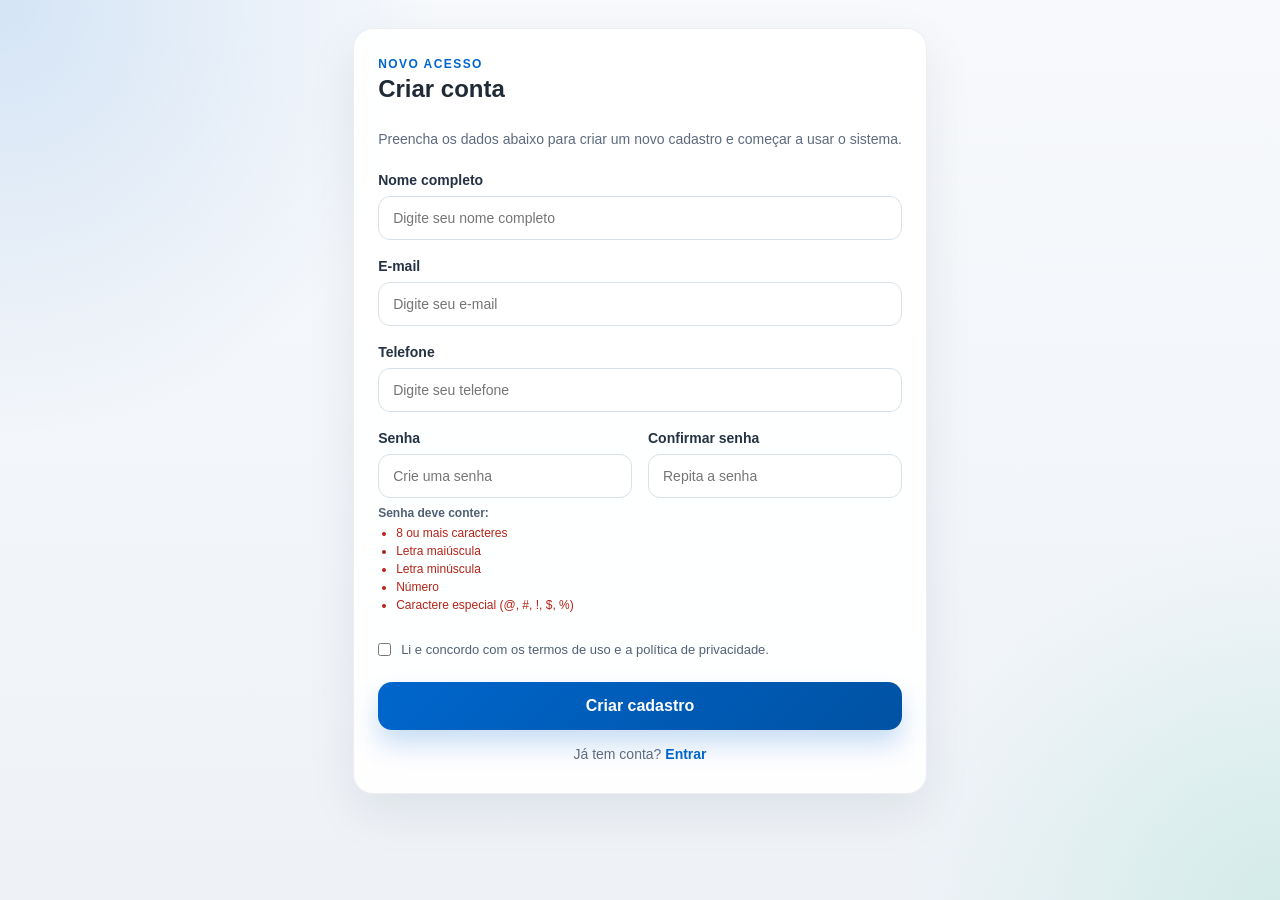
<file: index.html>
<!DOCTYPE html>
<html lang="pt-br">

<head>
    <meta charset="UTF-8">
    <meta name="viewport" content="width=device-width, initial-scale=1.0">
    <title>Cadastro de Usuário</title>
    <link rel="stylesheet" href="style.css">
</head>

<body>
    <main class="page-shell">
        <section class="profile-card cadastro-card" aria-labelledby="cadastro-title">
            <header class="profile-header">
                <div>
                    <p class="section-kicker">Novo acesso</p>
                    <h1 class="profile-title" id="cadastro-title">Criar conta</h1>
                </div>
            </header>

            <p class="cadastro-intro">
                Preencha os dados abaixo para criar um novo cadastro e começar a usar o sistema.
            </p>

            <form class="profile-form cadastro-form" id="cadastro-form" action="script/cadastro.php" method="post" onsubmit="return validarCadastro()">
                <div class="form-group">
                    <label for="nome-completo">Nome completo</label>
                    <input type="text" id="nome-completo" name="nome_completo" placeholder="Digite seu nome completo" required>
                </div>

                <div class="form-group">
                    <label for="email">E-mail</label>
                    <input type="email" id="email" name="email" placeholder="Digite seu e-mail" required>
                    <p id="email-error" class="field-error" aria-live="polite" hidden>Digite um e-mail válido.</p>
                </div>

                <!-- Campo 'usuario' removido conforme solicitado -->

                <div class="form-group">
                    <label for="telefone">Telefone</label>
                    <input type="tel" id="telefone" name="telefone" placeholder="Digite seu telefone">
                </div>

                <div class="form-grid">
                    <div class="form-group">
                        <label for="senha">Senha</label>
                        <input type="password" id="senha" name="senha" placeholder="Crie uma senha" required>
                        <div id="password-rules" class="password-rules">
                            <p>Senha deve conter:</p>
                            <ul>
                                <li id="rule-length">8 ou mais caracteres</li>
                                <li id="rule-upper">Letra maiúscula</li>
                                <li id="rule-lower">Letra minúscula</li>
                                <li id="rule-number">Número</li>
                                <li id="rule-special">Caractere especial (@, #, !, $, %)</li>
                            </ul>
                        </div>
                    </div>

                    <div class="form-group">
                        <label for="confirmar-senha">Confirmar senha</label>
                        <input type="password" id="confirmar-senha" name="confirmar_senha" placeholder="Repita a senha" required>
                        <p id="password-error" class="field-error" aria-live="polite" hidden>As senhas não coincidem.</p>
                    </div>
                </div>

                <div id="form-feedback" class="field-error" aria-live="polite" hidden></div>

                <label class="terms-check">
                    <input type="checkbox" name="termos" required>
                    <span>Li e concordo com os termos de uso e a política de privacidade.</span>
                </label>

                <button type="submit" class="btn-salvar">Criar cadastro</button>
                <p class="auth-link">
                    Já tem conta? <a href="html/login.html">Entrar</a>
                </p>
            </form>
        </section>
    </main>

    <script>
        const formFeedback = document.getElementById('form-feedback');
        const emailInput = document.getElementById('email');
        const emailError = document.getElementById('email-error');
        const senhaInput = document.getElementById('senha');
        const confirmarSenhaInput = document.getElementById('confirmar-senha');
        const passwordError = document.getElementById('password-error');
        const ruleLength = document.getElementById('rule-length');
        const ruleUpper = document.getElementById('rule-upper');
        const ruleLower = document.getElementById('rule-lower');
        const ruleNumber = document.getElementById('rule-number');
        const ruleSpecial = document.getElementById('rule-special');

        function setRuleState(element, isValid) {
            element.style.color = isValid ? '#166534' : '#b42318';
        }

        function getPasswordValidation(password) {
            return {
                length: password.length >= 8,
                upper: /[A-Z]/.test(password),
                lower: /[a-z]/.test(password),
                number: /\d/.test(password),
                special: /[@#!$%]/.test(password),
            };
        }

        function updatePasswordRules() {
            const status = getPasswordValidation(senhaInput.value);
            setRuleState(ruleLength, status.length);
            setRuleState(ruleUpper, status.upper);
            setRuleState(ruleLower, status.lower);
            setRuleState(ruleNumber, status.number);
            setRuleState(ruleSpecial, status.special);
        }

        function showFormFeedback(message) {
            formFeedback.textContent = message;
            formFeedback.hidden = false;
        }

        function clearFormFeedback() {
            formFeedback.textContent = '';
            formFeedback.hidden = true;
        }

        function validarCadastro() {
            const senha = senhaInput.value;
            const confirmarSenha = confirmarSenhaInput.value;
            const emailValido = emailInput.checkValidity();
            const passwordStatus = getPasswordValidation(senha);
            const senhaValida = Object.values(passwordStatus).every(Boolean);

            emailError.hidden = emailValido;
            if (!emailValido) {
                emailError.textContent = 'Informe um e-mail válido.';
                emailInput.focus();
                return false;
            }

            if (!senhaValida) {
                showFormFeedback('A senha deve ter pelo menos 8 caracteres, incluindo letra maiúscula, minúscula, número e caractere especial (@, #, !, $, %).');
                senhaInput.focus();
                return false;
            }

            if (senha !== confirmarSenha) {
                passwordError.hidden = false;
                confirmarSenhaInput.focus();
                return false;
            }

            passwordError.hidden = true;
            clearFormFeedback();
            return true;
        }

        function renderServerErrorFromQuery() {
            const params = new URLSearchParams(window.location.search);
            const errorMessage = params.get('error');

            if (errorMessage) {
                showFormFeedback(errorMessage);
            }
        }

        emailInput.addEventListener('input', () => {
            const valid = emailInput.checkValidity();
            emailError.hidden = valid;
            if (!valid) {
                emailError.textContent = 'Digite um e-mail válido.';
            }
        });

        senhaInput.addEventListener('input', () => {
            updatePasswordRules();
            passwordError.hidden = true;
            clearFormFeedback();
        });

        confirmarSenhaInput.addEventListener('input', () => {
            passwordError.hidden = confirmarSenhaInput.value === senhaInput.value;
        });

        document.addEventListener('DOMContentLoaded', () => {
            updatePasswordRules();
            renderServerErrorFromQuery();
        });
    </script>
</body>

</html>
</file>
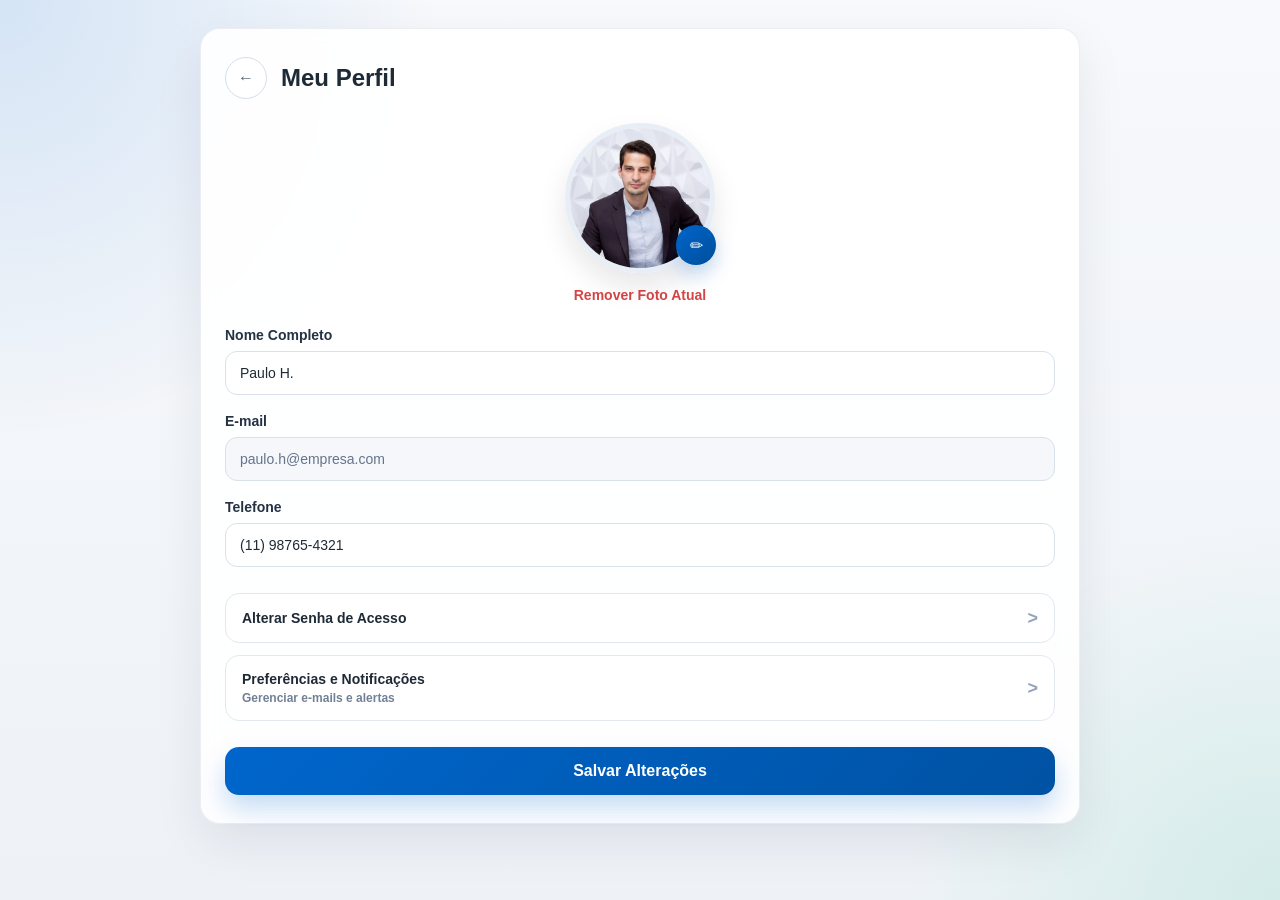
<file: definitivo/index.html>
<!DOCTYPE html>
<html lang="pt-br">

<head>
    <meta charset="UTF-8">
    <meta name="viewport" content="width=device-width, initial-scale=1.0">
    <title>Perfil de Usuário</title>
    <link rel="stylesheet" href="style.css">
</head>

<body>
    <main class="page-shell">
        <section class="profile-card" aria-labelledby="perfil-title">
            <header class="profile-header">
                <button class="btn-voltar" type="button" aria-label="Voltar">←</button>
                <h1 class="profile-title" id="perfil-title">Meu Perfil</h1>
            </header>

            <div class="profile-photo-container">
                <img src="../proto/img/image.png" alt="Foto de Perfil" class="profile-photo">
                <button class="edit-photo-btn" type="button" aria-label="Editar foto">✏</button>
            </div>

            <p class="remove-photo-text">Remover Foto Atual</p>

            <form class="profile-form" action="#" method="post">
                <div class="form-group">
                    <label for="nome">Nome Completo</label>
                    <input type="text" id="nome" name="nome" value="Paulo H." placeholder="Digite seu nome completo">
                </div>

                <div class="form-group">
                    <label for="email">E-mail</label>
                    <input type="email" id="email" name="email" value="paulo.h@empresa.com" placeholder="Digite seu e-mail" readonly>
                </div>

                <div class="form-group">
                    <label for="telefone">Telefone</label>
                    <input type="tel" id="telefone" name="telefone" value="(11) 98765-4321" placeholder="Digite seu telefone">
                </div>

                <div class="options-container" aria-label="Opções do perfil" href="/">
                    <a class="option-btn" href="./html/alteracao-senha.html">
                        <div class="option-content">
                            <span class="option-title">Alterar Senha de Acesso</span>
                        </div>
                        <span class="arrow">&gt;</span>
                    </a>

                    <a class="option-btn" href="./html/preferencias-notificacoes.html">
                        <div class="option-content">
                            <span class="option-title">Preferências e Notificações</span>
                            <p class="testezin">Gerenciar e-mails e alertas</p>
                        </div>
                        <span class="arrow">&gt;</span>
                    </a>
                </div>

                <button type="submit" class="btn-salvar">Salvar Alterações</button>
            </form>
        </section>
    </main>

</body>

</html>
</file>
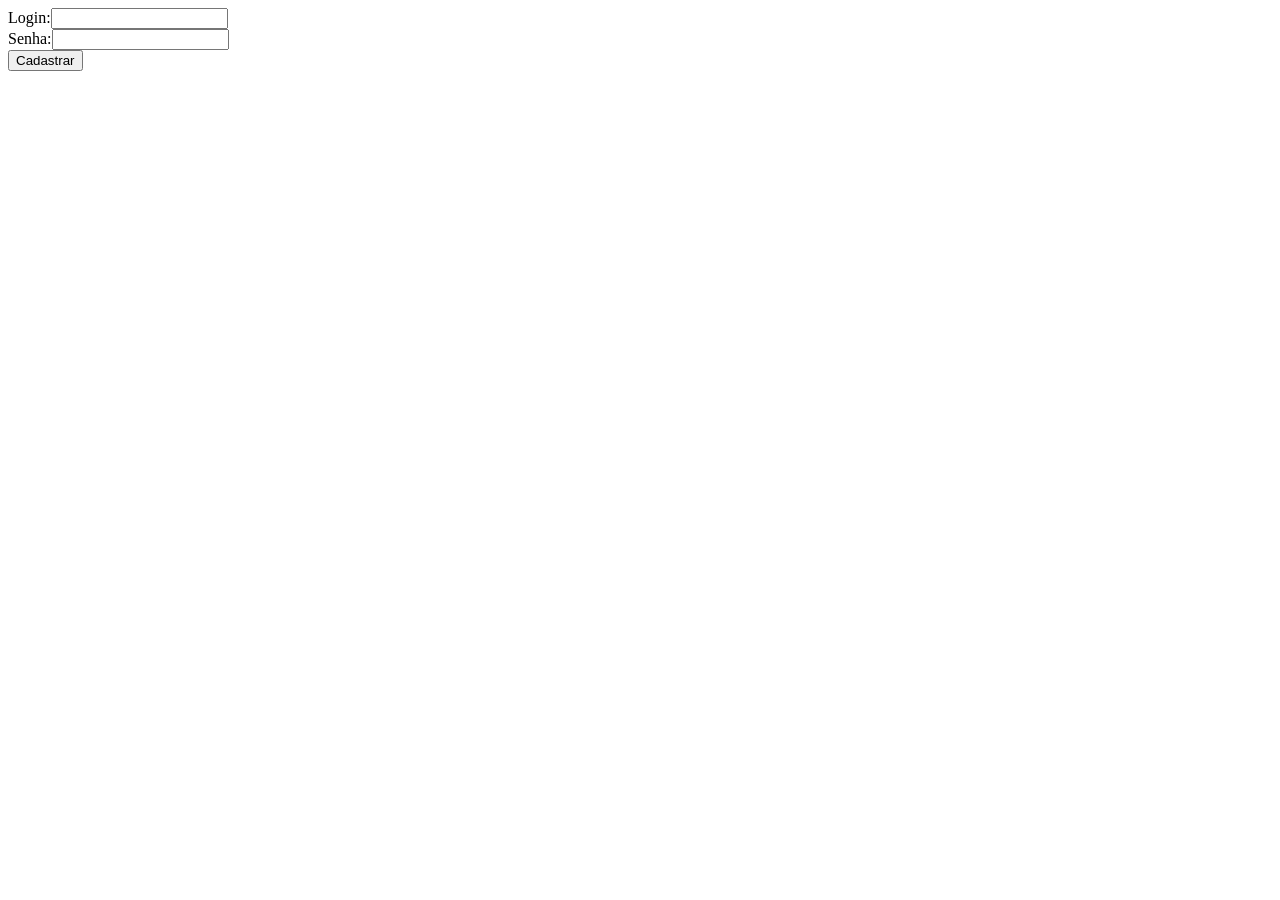
<file: exemplos/index.html>
<html>
<head>
<title> Cadastro de Usuário </title>
</head>
<body>
<form method="POST" action="cadastro.php">
<label>Login:</label><input type="text" name="login" id="login"><br>
<label>Senha:</label><input type="password" name="senha" id="senha"><br>
<input type="submit" value="Cadastrar" id="cadastrar" name="cadastrar">
</form>
</body>
</html>
</file>
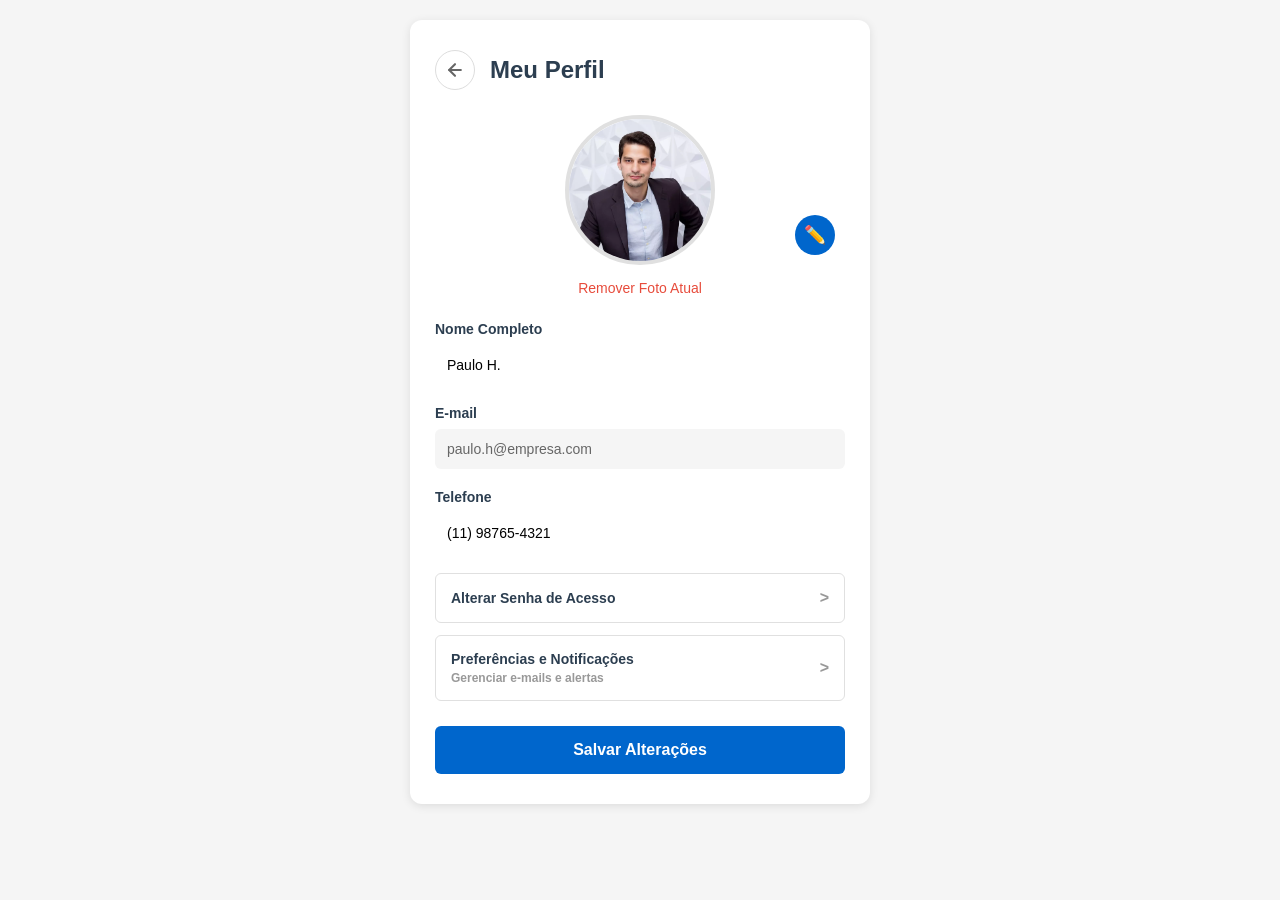
<file: proto/index.html>
<!DOCTYPE html>
<html lang="pt-br">

<head>
    <!-- Define a codificação UTF-8 para suportar caracteres especiais -->
    <meta charset="UTF-8">
    <!-- Define a escala da página para dispositivos móveis -->
    <meta name="viewport" content="width=device-width, initial-scale=1.0">
    <!-- Define o título da página (aparece na aba do navegador) -->
    <title>Meu Perfil</title>
    <!-- Importa o arquivo de estilos CSS -->
    <link rel="stylesheet" href="style.css">
</head>

<body>
    <!-- Container principal que engloba toda a página -->
    <div class="container">
        <!-- Container do perfil -->
        <div class="profile-container">
            <!-- Header com botão de voltar e título -->
            <div class="profile-header">
                <!-- Botão de voltar no topo -->
                <button class="btn-voltar" onclick="window.history.back()">
                    <svg width="20" height="20" viewBox="0 0 24 24" fill="none" stroke="currentColor" stroke-width="2.5" stroke-linecap="round" stroke-linejoin="round">
                        <line x1="19" y1="12" x2="5" y2="12"></line>
                        <polyline points="12 19 5 12 12 5"></polyline>
                    </svg>
                </button>
                <!-- Título "Meu Perfil" -->
                <h1 class="profile-title">Meu Perfil</h1>
            </div>

            <!-- Container da foto de perfil -->
            <div class="profile-photo-container">
                <!-- Imagem de perfil do usuário -->
                <img src="img/image.png" alt="Foto de Perfil" class="profile-photo">
                <!-- Ícone de edição sobreposto na foto -->
                <button class="edit-photo-btn" onclick="editPhoto()">✏️</button>
            </div>

            <!-- Texto para remover a foto atual (em vermelho) -->
            <p class="remove-photo-text" onclick="removePhoto()">Remover Foto Atual</p>

            <!-- Formulário com os dados do perfil -->
            <form class="profile-form">
                <!-- Seção do Nome Completo -->
                <div class="form-group">
                    <!-- Label para o campo de nome -->
                    <label for="nome">Nome Completo</label>
                    <!-- Input de texto para o nome (com valor padrão) -->
                    <input type="text" id="nome" name="nome" value="Paulo H." placeholder="Digite seu nome completo">
                </div>

                <!-- Seção do E-mail -->
                <div class="form-group">
                    <!-- Label para o campo de e-mail -->
                    <label for="email">E-mail</label>
                    <!-- Input de e-mail para o endereço (com valor padrão) - inEditavel -->
                    <input type="email" id="email" name="email" value="paulo.h@empresa.com" placeholder="Digite seu e-mail" readonly>
                </div>

                <!-- Seção do Telefone -->
                <div class="form-group">
                    <!-- Label para o campo de telefone -->
                    <label for="telefone">Telefone</label>
                    <!-- Input de telefone para o número (com valor padrão) -->
                    <input type="tel" id="telefone" name="telefone" value="(11) 98765-4321" placeholder="Digite seu telefone">
                </div>

                <!-- Container dos botões de opções -->
                <div class="options-container">
                    <!-- Botão para alterar a senha (com seta indicadora) -->
                    <button type="button" class="option-btn" onclick="alterarSenha()">
                        <div class="option-content">
                            <span class="option-title">Alterar Senha de Acesso</span>
                        </div>
                        <span class="arrow">></span>
                    </button>
                    <!-- Botão para preferências e notificações (com seta indicadora) -->
                    <button type="button" class="option-btn" onclick="abrirPreferencias()">
                        <div class="option-content">
                            <span class="option-title">Preferências e Notificações</span>
                            <p class="testezin">Gerenciar e-mails e alertas</p>
                        </div>
                        <span class="arrow">></span>
                    </button>
                </div>

                <!-- Botão principal para salvar as alterações -->
                <button type="submit" class="btn-salvar" onclick="salvarAlteracoes()">Salvar Alterações</button>
            </form>
        </div>

        <!-- Container de Preferências e Notificações (inicialmente oculto) -->
        <div class="profile-container" id="preferences-container" style="display: none;">
            <!-- Header com botão de voltar e título -->
            <div class="profile-header">
                <!-- Botão de voltar -->
                <button class="btn-voltar" onclick="voltarDoPreferencias()">
                    <svg width="20" height="20" viewBox="0 0 24 24" fill="none" stroke="currentColor" stroke-width="2.5" stroke-linecap="round" stroke-linejoin="round">
                        <line x1="19" y1="12" x2="5" y2="12"></line>
                        <polyline points="12 19 5 12 12 5"></polyline>
                    </svg>
                </button>
                <!-- Título "Preferências e Notificações" -->
                <h1 class="profile-title">Preferências e Notificações</h1>
            </div>

            <!-- Container das opções de notificações -->
            <div class="preferences-list">
                <!-- Opção 1: Alertas do Sistema -->
                <div class="preference-item">
                    <div class="preference-content">
                        <h3 class="preference-title">Alertas do Sistema</h3>
                        <p class="preference-description">Receba notificações sobre atividades importantes na sua conta.</p>
                    </div>
                    <label class="toggle-switch">
                        <input type="checkbox" class="toggle-input" checked>
                        <span class="toggle-slider"></span>
                    </label>
                </div>

                <!-- Opção 2: E-mails de Segurança -->
                <div class="preference-item">
                    <div class="preference-content">
                        <h3 class="preference-title">E-mails de Segurança</h3>
                        <p class="preference-description">Seja avisado sobre novas tentativas de login e alterações de senha.</p>
                    </div>
                    <label class="toggle-switch">
                        <input type="checkbox" class="toggle-input" checked disabled>
                        <span class="toggle-slider"></span>
                    </label>
                </div>

                <!-- Opção 3: Novidades e Ofertas (E-mail) -->
                <div class="preference-item">
                    <div class="preference-content">
                        <h3 class="preference-title">Novidades e Ofertas (E-mail)</h3>
                        <p class="preference-description">Fique por dentro de novas funcionalidades, dicas e promoções especiais.</p>
                    </div>
                    <label class="toggle-switch">
                        <input type="checkbox" class="toggle-input">
                        <span class="toggle-slider"></span>
                    </label>
                </div>

                <!-- Opção 4: Pesquisas de Opinião -->
                <div class="preference-item">
                    <div class="preference-content">
                        <h3 class="preference-title">Pesquisas de Opinião</h3>
                        <p class="preference-description">Queremos ouvir você. Enviaremos convites ocasionais para avaliar nossos serviços.</p>
                    </div>
                    <label class="toggle-switch">
                        <input type="checkbox" class="toggle-input">
                        <span class="toggle-slider"></span>
                    </label>
                </div>
            </div>

            <!-- Mensagem de salva automática -->
            <p class="auto-save-message">Suas alterações são salvas automaticamente ao integrar com os interruptores.</p>
        </div>
    </div>

    <!-- Importa o arquivo de JavaScript -->
    <script src="script.js"></script>
</body>

</html>
</file>
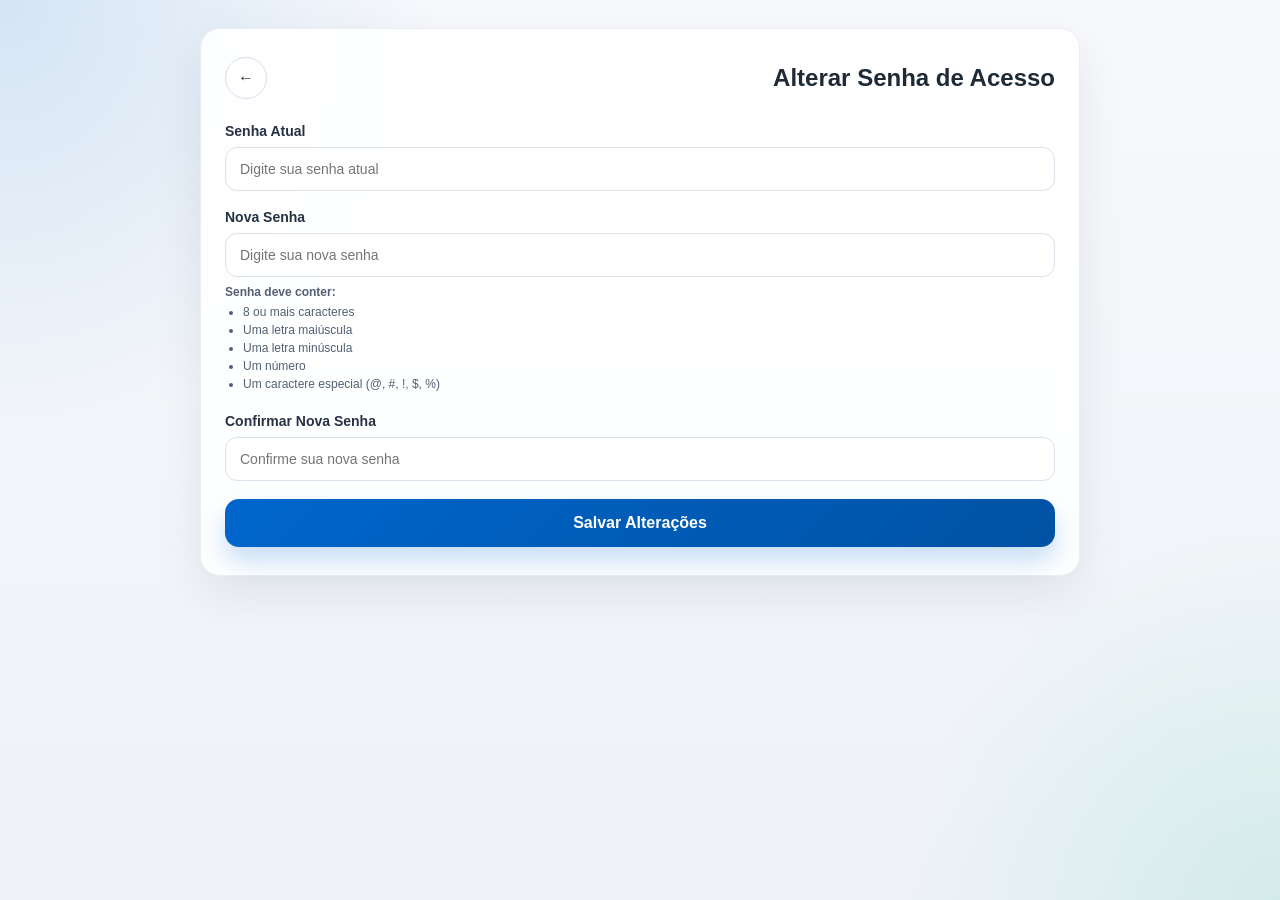
<file: html/alteracao-senha.html>
<!DOCTYPE html>
<html lang="pt-br">

<head>
    <meta charset="UTF-8">
    <meta name="viewport" content="width=device-width, initial-scale=1.0">
    <title>Alterar Senha</title>
    <link rel="stylesheet" href="../style.css">
</head>

<body>
    <main class="page-shell">
        <section class="profile-card" aria-labelledby="alteracao-senha-title">
            <header class="profile-header">
                <a class="btn-voltar btn-voltar-link" href="gestao-de-perfil.html" aria-label="Voltar">←</a>
                <h1 class="profile-title" id="alteracao-senha-title">Alterar Senha de Acesso</h1>
            </header>

            <form method="post" action="../script/alteracao-senha.php" id="changePasswordForm">
                <div class="form-group">
                    <label for="current-password">Senha Atual</label>
                    <input type="password" id="current-password" name="current-password" placeholder="Digite sua senha atual" required>
                </div>
                <div class="form-group">
                    <label for="new-password">Nova Senha</label>
                    <input type="password" id="new-password" name="new-password" placeholder="Digite sua nova senha" required>
                    <div id="password-rules" class="password-rules">
                        <p>Senha deve conter:</p>
                        <ul>
                            <li id="rule-length">8 ou mais caracteres</li>
                            <li id="rule-upper">Uma letra maiúscula</li>
                            <li id="rule-lower">Uma letra minúscula</li>
                            <li id="rule-number">Um número</li>
                            <li id="rule-special">Um caractere especial (@, #, !, $, %)</li>
                        </ul>
                    </div>
                </div>
                <div class="form-group">
                    <label for="confirm-new-password">Confirmar Nova Senha</label>
                    <input type="password" id="confirm-new-password" name="confirm-new-password" placeholder="Confirme sua nova senha" required>
                    <p id="password-error" style="color: #e74c3c; font-size: 0.9em; margin-top: 5px; display: none;">As senhas não coincidem</p>
                </div>
                <div id="password-update-error" class="field-error" style="display:none; margin-bottom: 12px;"></div>
                <button type="submit" class="btn-salvar" disabled>Salvar Alterações</button>
                <p id="password-save-feedback" class="save-feedback" style="display:none;"></p>
            </form>
        </section>
    </main>

    <script>
        const currentPasswordInput = document.getElementById('current-password');
        const newPasswordInput = document.getElementById('new-password');
        const confirmPasswordInput = document.getElementById('confirm-new-password');
        const submitButton = document.querySelector('.btn-salvar');
        const passwordError = document.getElementById('password-error');
        const passwordUpdateError = document.getElementById('password-update-error');
        const changePasswordForm = document.getElementById('changePasswordForm');
        const saveFeedback = document.getElementById('password-save-feedback');
        const ruleLength = document.getElementById('rule-length');
        const ruleUpper = document.getElementById('rule-upper');
        const ruleLower = document.getElementById('rule-lower');
        const ruleNumber = document.getElementById('rule-number');
        const ruleSpecial = document.getElementById('rule-special');

        function setRuleState(element, isValid) {
            element.style.color = isValid ? '#166534' : '#b42318';
        }

        function getPasswordValidation(password) {
            return {
                length: password.length >= 8,
                upper: /[A-Z]/.test(password),
                lower: /[a-z]/.test(password),
                number: /\d/.test(password),
                special: /[@#!$%]/.test(password),
            };
        }

        function updatePasswordRules() {
            const status = getPasswordValidation(newPasswordInput.value);
            setRuleState(ruleLength, status.length);
            setRuleState(ruleUpper, status.upper);
            setRuleState(ruleLower, status.lower);
            setRuleState(ruleNumber, status.number);
            setRuleState(ruleSpecial, status.special);
        }

        function resetFeedback() {
            passwordError.style.display = 'none';
            passwordUpdateError.style.display = 'none';
            saveFeedback.style.display = 'none';
        }

        function canSubmit() {
            const currentPassword = currentPasswordInput.value;
            const newPassword = newPasswordInput.value;
            const confirmPassword = confirmPasswordInput.value;
            const passwordStatus = getPasswordValidation(newPassword);
            const allRulesValid = Object.values(passwordStatus).every(Boolean);

            if (!currentPassword || !newPassword || !confirmPassword) {
                return false;
            }

            if (newPassword !== confirmPassword) {
                return false;
            }

            if (newPassword === currentPassword) {
                return false;
            }

            return allRulesValid;
        }

        function validateForm() {
            const currentPassword = currentPasswordInput.value;
            const newPassword = newPasswordInput.value;
            const confirmPassword = confirmPasswordInput.value;
            const passwordStatus = getPasswordValidation(newPassword);
            const allRulesValid = Object.values(passwordStatus).every(Boolean);

            updatePasswordRules();
            resetFeedback();

            if (confirmPassword && newPassword !== confirmPassword) {
                passwordError.style.display = 'block';
            }

            if (newPassword && newPassword === currentPassword) {
                passwordUpdateError.textContent = 'A nova senha não pode ser igual à senha atual.';
                passwordUpdateError.style.display = 'block';
            }

            submitButton.disabled = !canSubmit();
        }

        newPasswordInput.addEventListener('input', validateForm);
        confirmPasswordInput.addEventListener('input', validateForm);
        currentPasswordInput.addEventListener('input', validateForm);

        if (changePasswordForm) {
            changePasswordForm.addEventListener('submit', async (event) => {
                event.preventDefault();
                resetFeedback();

                const formData = new URLSearchParams();
                formData.set('current-password', currentPasswordInput.value);
                formData.set('new-password', newPasswordInput.value);
                formData.set('confirm-new-password', confirmPasswordInput.value);

                try {
                    const response = await fetch('../script/alteracao-senha.php', {
                        method: 'POST',
                        headers: {
                            'Content-Type': 'application/x-www-form-urlencoded;charset=UTF-8',
                        },
                        body: formData.toString(),
                    });

                    const result = await response.json();

                    if (!response.ok || !result.success) {
                        throw new Error(result.message || 'Não foi possível alterar a senha.');
                    }

                    if (saveFeedback) {
                        saveFeedback.textContent = result.message || 'Senha alterada com sucesso!';
                        saveFeedback.style.display = 'block';
                        saveFeedback.classList.remove('is-error');
                        saveFeedback.classList.add('is-success');
                    }

                    changePasswordForm.reset();
                    submitButton.disabled = true;
                    updatePasswordRules();
                } catch (error) {
                    if (saveFeedback) {
                        saveFeedback.textContent = error.message || 'Erro ao alterar a senha.';
                        saveFeedback.style.display = 'block';
                        saveFeedback.classList.remove('is-success');
                        saveFeedback.classList.add('is-error');
                    }
                }
            });
        }
    </script>
</body>

</html>
</file>
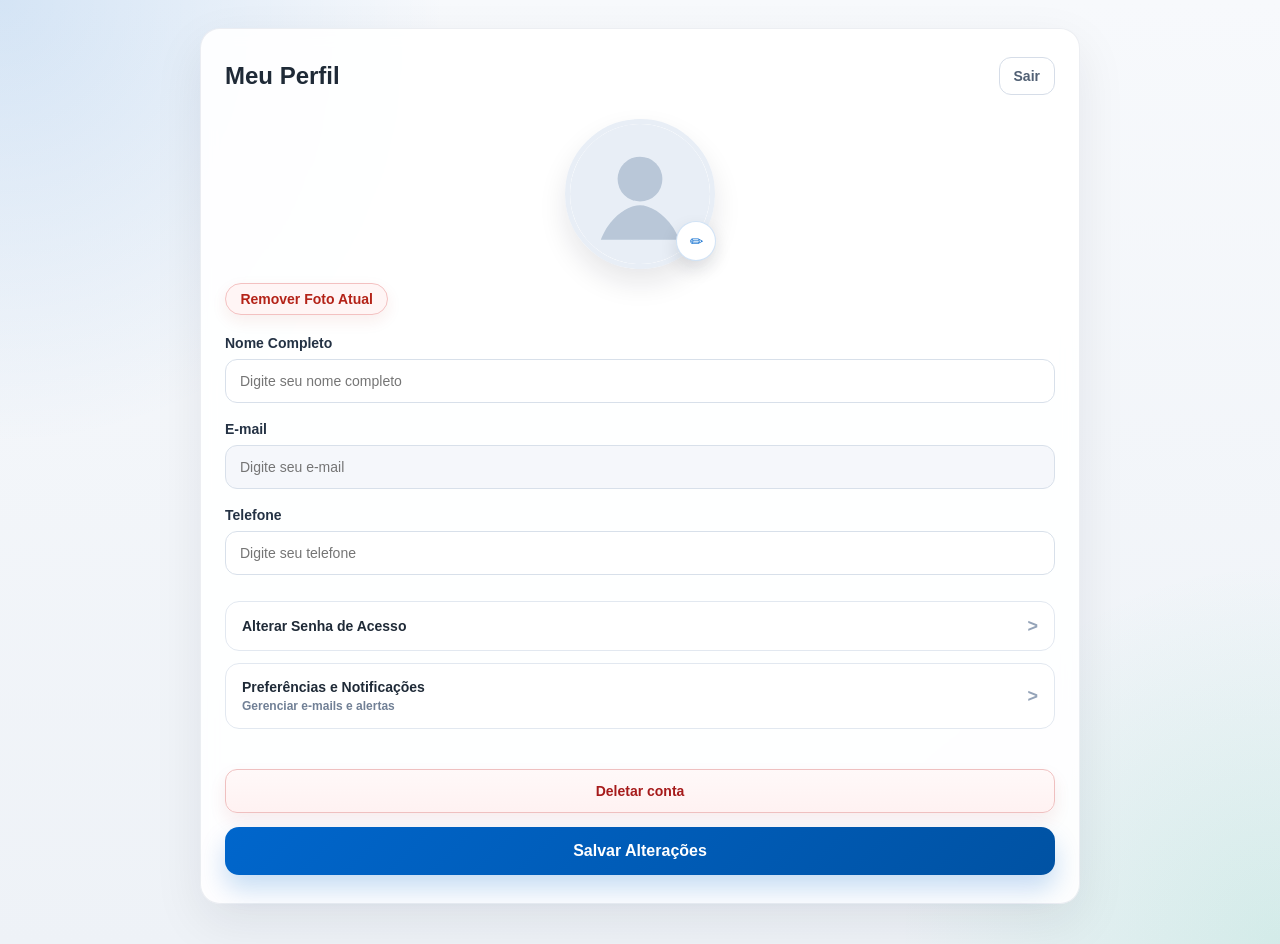
<file: html/gestao-de-perfil.html>
<!DOCTYPE html>
<html lang="pt-br">

<head>
    <meta charset="UTF-8">
    <meta name="viewport" content="width=device-width, initial-scale=1.0">
    <title>Gestão de Perfil de Usuário</title>
    <link rel="stylesheet" href="../style.css">
</head>

<body>
    <main class="page-shell">
        <section class="profile-card" aria-labelledby="perfil-title">
            <header class="profile-header">
                <h1 class="profile-title" id="perfil-title">Meu Perfil</h1>
                <button class="btn-logout" type="button" id="logoutBtn">Sair</button>
            </header>

            <div class="profile-photo-container">
                <img src="" alt="Foto de Perfil" class="profile-photo" id="profilePhoto">
                <button class="edit-photo-btn" type="button" aria-label="Editar foto" id="editPhotoBtn">✏</button>
                <input type="file" id="photoInput" accept="image/*" hidden>
            </div>

            <button class="remove-photo-text" type="button" id="removePhotoBtn">Remover Foto Atual</button>

            <form class="profile-form" id="profileForm" action="#" method="post">
                <div class="form-group">
                    <label for="nome">Nome Completo</label>
                    <input type="text" id="nome" name="nome" value="" placeholder="Digite seu nome completo">
                </div>

                <div class="form-group">
                    <label for="email">E-mail</label>
                    <input type="email" id="email" name="email" value="" placeholder="Digite seu e-mail" readonly>
                </div>

                <div class="form-group">
                    <label for="telefone">Telefone</label>
                    <input type="tel" id="telefone" name="telefone" value="" placeholder="Digite seu telefone">
                </div>

                <div class="options-container" aria-label="Opções do perfil" href="/">
                    <a class="option-btn" href="alteracao-senha.html">
                        <div class="option-content">
                            <span class="option-title">Alterar Senha de Acesso</span>
                        </div>
                        <span class="arrow">&gt;</span>
                    </a>

                    <a class="option-btn" action="../script/preferencia/busca-preferencia.php" href="preferencias-notificacoes.html">
                        <div class="option-content">
                            <span class="option-title">Preferências e Notificações</span>
                            <p class="testezin">Gerenciar e-mails e alertas</p>
                        </div>
                        <span class="arrow">&gt;</span>
                    </a>
                </div>

                <button type="button" class="btn-delete-account" id="deleteAccountBtn">Deletar conta</button>

                <button type="submit" class="btn-salvar">Salvar Alterações</button>
            </form>
        </section>
    </main>

    <script>
        const defaultPhoto = 'data:image/svg+xml;utf8,<svg xmlns="http://www.w3.org/2000/svg" width="300" height="300" viewBox="0 0 300 300"><rect width="300" height="300" rx="150" fill="%23e8eef6"/><circle cx="150" cy="118" r="48" fill="%23b9c7d8"/><path d="M66 248c18-48 58-74 84-74s66 26 84 74" fill="%23b9c7d8"/></svg>';
        let currentAvatarUrl = defaultPhoto;

        const photoElement = document.getElementById('profilePhoto');
        const photoInput = document.getElementById('photoInput');
        const editPhotoBtn = document.getElementById('editPhotoBtn');
        const removePhotoBtn = document.getElementById('removePhotoBtn');
        const deleteAccountBtn = document.getElementById('deleteAccountBtn');
        const logoutBtn = document.getElementById('logoutBtn');
        const profileForm = document.getElementById('profileForm');
        const profileCard = document.querySelector('.profile-card');
        let currentUserId = 0;

        const openPhotoPicker = () => {
            if (photoInput) {
                photoInput.click();
            }
        };

        const setPhoto = (src) => {
            if (photoElement) {
                photoElement.src = src || defaultPhoto;
                currentAvatarUrl = src || defaultPhoto;
            }
        };

        const uploadPhoto = async (file) => {
            const formData = new FormData();
            formData.append('avatar', file);

            const response = await fetch('../script/atualizar-avatar.php', {
                method: 'POST',
                body: formData,
            });

            if (!response.ok) {
                let errorMessage = 'Falha ao enviar a imagem.';

                try {
                    const errorPayload = await response.json();
                    errorMessage = errorPayload.message || errorMessage;
                } catch (parseError) {
                    const fallbackText = await response.text();
                    if (fallbackText) {
                        errorMessage = fallbackText;
                    }
                }

                throw new Error(errorMessage);
            }

            const result = await response.json();

            if (!result.success) {
                throw new Error(result.message || 'Falha ao salvar a imagem.');
            }

            return result.avatar_url;
        };

        const removePhoto = () => {
            const confirmacao = confirm('Tem certeza que deseja remover a foto?');

            if (!confirmacao) {
                return;
            }

            fetch('../script/atualizar-avatar.php', {
                method: 'POST',
                headers: {
                    'Content-Type': 'application/x-www-form-urlencoded;charset=UTF-8',
                },
                body: 'clear=1',
            })
                .then((response) => {
                    if (!response.ok) {
                        throw new Error('Nao foi possivel remover a foto.');
                    }

                    return response.json();
                })
                .then(() => {
                    setPhoto(defaultPhoto);
                })
                .catch((error) => {
                    console.error('Erro ao remover foto:', error);
                    alert('Erro ao remover a foto.');
                });
        };

        const deleteAccount = async () => {
            const confirmacao = confirm('Tem certeza que deseja deletar sua conta? Esta ação nao pode ser desfeita.');

            if (!confirmacao) {
                return;
            }

            try {
                const response = await fetch('../script/excluir-conta.php', {
                    method: 'POST'
                });

                if (!response.ok) {
                    alert('Nao foi possivel deletar a conta.');
                    return;
                }

                alert('Conta deletada com sucesso!');
                window.location.href = '../index.html';
            } catch (error) {
                console.error('Erro ao deletar conta:', error);
                alert('Erro ao deletar a conta.');
            }
        };

        const logout = async () => {
            try {
                const response = await fetch('../script/logout.php', {
                    method: 'POST'
                });

                const result = await response.json();

                if (!response.ok || !result.success) {
                    alert(result.message || 'Nao foi possivel sair.');
                    return;
                }

                window.location.href = result.redirect || '../html/login.html';
            } catch (error) {
                console.error('Erro ao fazer logout:', error);
                alert('Erro ao sair da conta.');
            }
        };

        const showSaveFeedback = (message, isError = false) => {
            if (!profileCard) {
                return;
            }

            let feedback = profileCard.querySelector('.save-feedback');

            if (!feedback) {
                feedback = document.createElement('p');
                feedback.className = 'save-feedback';
                profileCard.appendChild(feedback);
            }

            feedback.textContent = message;
            feedback.classList.toggle('is-error', isError);
            feedback.classList.toggle('is-success', !isError);
        };

        document.addEventListener('DOMContentLoaded', async () => {
            try {
                const response = await fetch('../script/gerenciamento-pfp.php');

                if (!response.ok) {
                    return;
                }

                const perfil = await response.json();

                const nomeInput = document.getElementById('nome');
                const emailInput = document.getElementById('email');
                const telefoneInput = document.getElementById('telefone');

                currentUserId = Number(perfil.id_usuario || 0);

                if (nomeInput) {
                    nomeInput.value = perfil.nome_completo ?? '';
                }

                if (emailInput) {
                    emailInput.value = perfil.email ?? '';
                }

                if (telefoneInput) {
                    telefoneInput.value = perfil.telefone ?? '';
                }

                setPhoto(perfil.avatar_url || defaultPhoto);
            } catch (error) {
                console.error('Erro ao carregar perfil:', error);
                setPhoto(defaultPhoto);
            }

            if (editPhotoBtn) {
                editPhotoBtn.addEventListener('click', openPhotoPicker);
            }

            if (photoInput) {
                photoInput.addEventListener('change', (event) => {
                    const file = event.target.files?.[0];

                    if (!file) {
                        return;
                    }

                    const previousAvatarUrl = currentAvatarUrl;

                    const reader = new FileReader();

                    reader.onload = (loadEvent) => {
                        const result = loadEvent.target?.result;

                        if (typeof result === 'string') {
                            setPhoto(result);
                        }
                    };

                    reader.readAsDataURL(file);

                    uploadPhoto(file)
                        .then((avatarUrl) => {
                            if (avatarUrl) {
                                setPhoto(avatarUrl);
                            }
                        })
                        .catch((error) => {
                            console.error('Erro ao salvar avatar:', error);
                            alert('Nao foi possivel salvar a imagem.');
                            setPhoto(previousAvatarUrl || defaultPhoto);
                        });
                });
            }

            if (removePhotoBtn) {
                removePhotoBtn.addEventListener('click', removePhoto);
            }

            if (deleteAccountBtn) {
                deleteAccountBtn.addEventListener('click', deleteAccount);
            }

            if (logoutBtn) {
                logoutBtn.addEventListener('click', logout);
            }

            if (profileForm) {
                profileForm.addEventListener('submit', async (event) => {
                    event.preventDefault();

                    const nomeInput = document.getElementById('nome');
                    const emailInput = document.getElementById('email');
                    const telefoneInput = document.getElementById('telefone');

                    const formData = new URLSearchParams();
                    formData.set('id_usuario', String(currentUserId || 0));
                    formData.set('nome_completo', nomeInput ? nomeInput.value.trim() : '');
                    formData.set('email', emailInput ? emailInput.value.trim() : '');
                    formData.set('telefone', telefoneInput ? telefoneInput.value.trim() : '');

                    try {
                        const response = await fetch('../script/atualizacao-dados.php', {
                            method: 'POST',
                            headers: {
                                'Content-Type': 'application/x-www-form-urlencoded;charset=UTF-8',
                            },
                            body: formData.toString(),
                        });

                        const result = await response.json();

                        if (!response.ok || !result.success) {
                            throw new Error(result.message || 'Nao foi possivel salvar as alteracoes.');
                        }

                        const usuario = result.usuario || {};

                        if (nomeInput && typeof usuario.nome_completo === 'string') {
                            nomeInput.value = usuario.nome_completo;
                        }

                        if (emailInput && typeof usuario.email === 'string') {
                            emailInput.value = usuario.email;
                        }

                        if (telefoneInput && typeof usuario.telefone === 'string') {
                            telefoneInput.value = usuario.telefone;
                        }

                        showSaveFeedback('Alterações salvas com sucesso!');
                    } catch (error) {
                        console.error('Erro ao salvar perfil:', error);
                        showSaveFeedback(error.message || 'Erro ao salvar as alterações.', true);
                    }
                });
            }
        });
    </script>
</body>

</html>
</file>
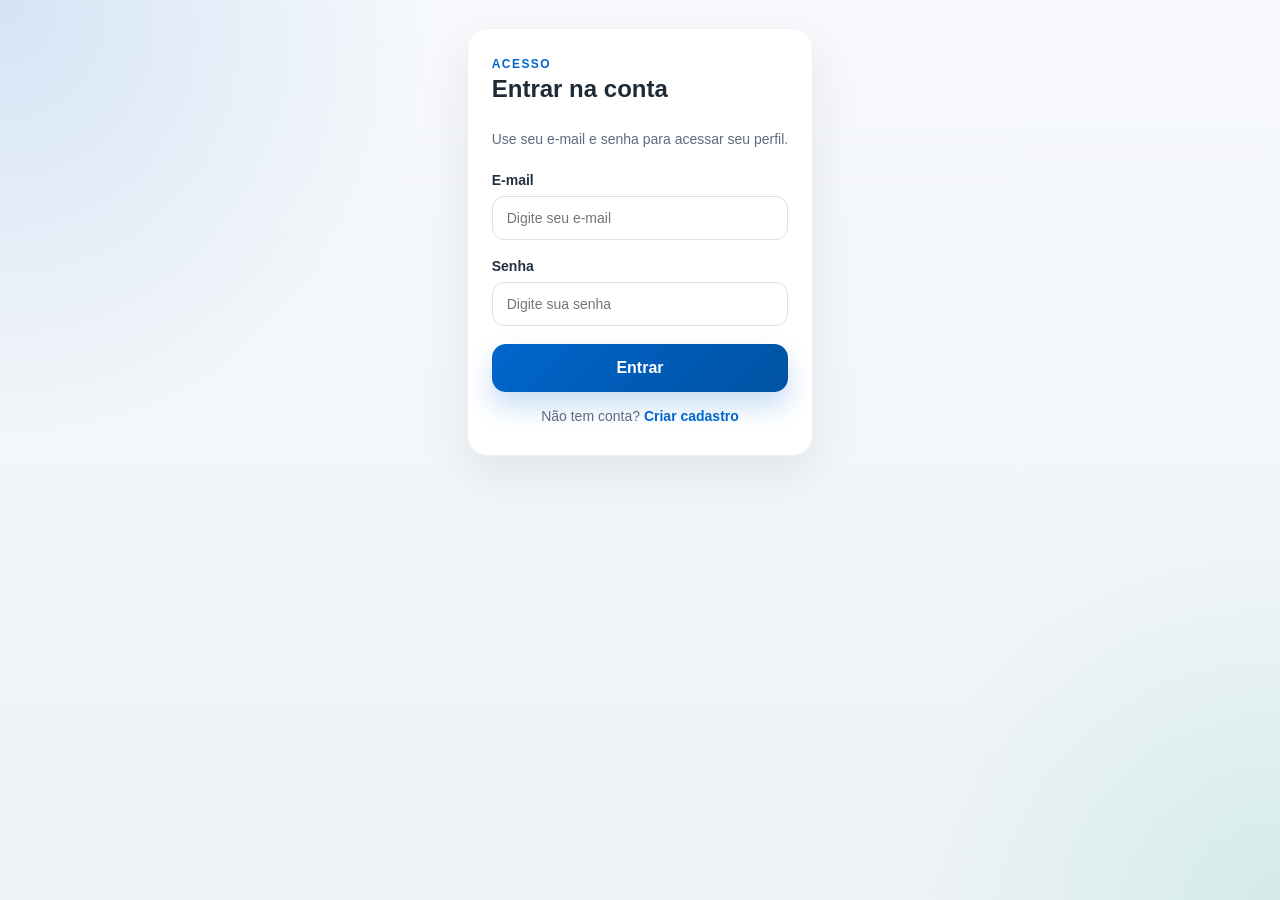
<file: html/login.html>
<!DOCTYPE html>
<html lang="pt-br">

<head>
    <meta charset="UTF-8">
    <meta name="viewport" content="width=device-width, initial-scale=1.0">
    <title>Login</title>
    <link rel="stylesheet" href="../style.css">
</head>

<body>
    <main class="page-shell">
        <section class="profile-card cadastro-card" aria-labelledby="login-title">
            <header class="profile-header">
                <div>
                    <p class="section-kicker">Acesso</p>
                    <h1 class="profile-title" id="login-title">Entrar na conta</h1>
                </div>
            </header>

            <p class="cadastro-intro">
                Use seu e-mail e senha para acessar seu perfil.
            </p>

            <form class="profile-form cadastro-form" id="login-form" action="../script/login.php" method="post">
                <div class="form-group">
                    <label for="email">E-mail</label>
                    <input type="email" id="email" name="email" placeholder="Digite seu e-mail" required>
                </div>

                <div class="form-group">
                    <label for="senha">Senha</label>
                    <input type="password" id="senha" name="senha" placeholder="Digite sua senha" required>
                </div>

                <button type="submit" class="btn-salvar" id="login-button">Entrar</button>
                <p class="auth-link">
                    Não tem conta? <a href="../index.html">Criar cadastro</a>
                </p>
                <p id="login-feedback" class="save-feedback" aria-live="polite" hidden></p>
            </form>
        </section>
    </main>

    <script>
        const form = document.getElementById('login-form');
        const feedback = document.getElementById('login-feedback');
        const button = document.getElementById('login-button');

        function setFeedback(message, type) {
            feedback.textContent = message;
            feedback.hidden = false;
            feedback.classList.remove('is-success', 'is-error');
            feedback.classList.add(type === 'success' ? 'is-success' : 'is-error');
        }

        form.addEventListener('submit', async (event) => {
            event.preventDefault();

            button.disabled = true;
            button.textContent = 'Entrando...';

            try {
                const response = await fetch(form.action, {
                    method: 'POST',
                    body: new FormData(form)
                });

                const data = await response.json();

                if (!response.ok || !data.success) {
                    setFeedback(data.message || 'Não foi possível entrar.', 'error');
                    return;
                }

                setFeedback(data.message || 'Login realizado com sucesso.', 'success');
                window.location.href = data.redirect || '../html/gestao-de-perfil.html';
            } catch (error) {
                setFeedback('Erro ao tentar entrar. Tente novamente.', 'error');
            } finally {
                button.disabled = false;
                button.textContent = 'Entrar';
            }
        });
    </script>
</body>

</html>
</file>
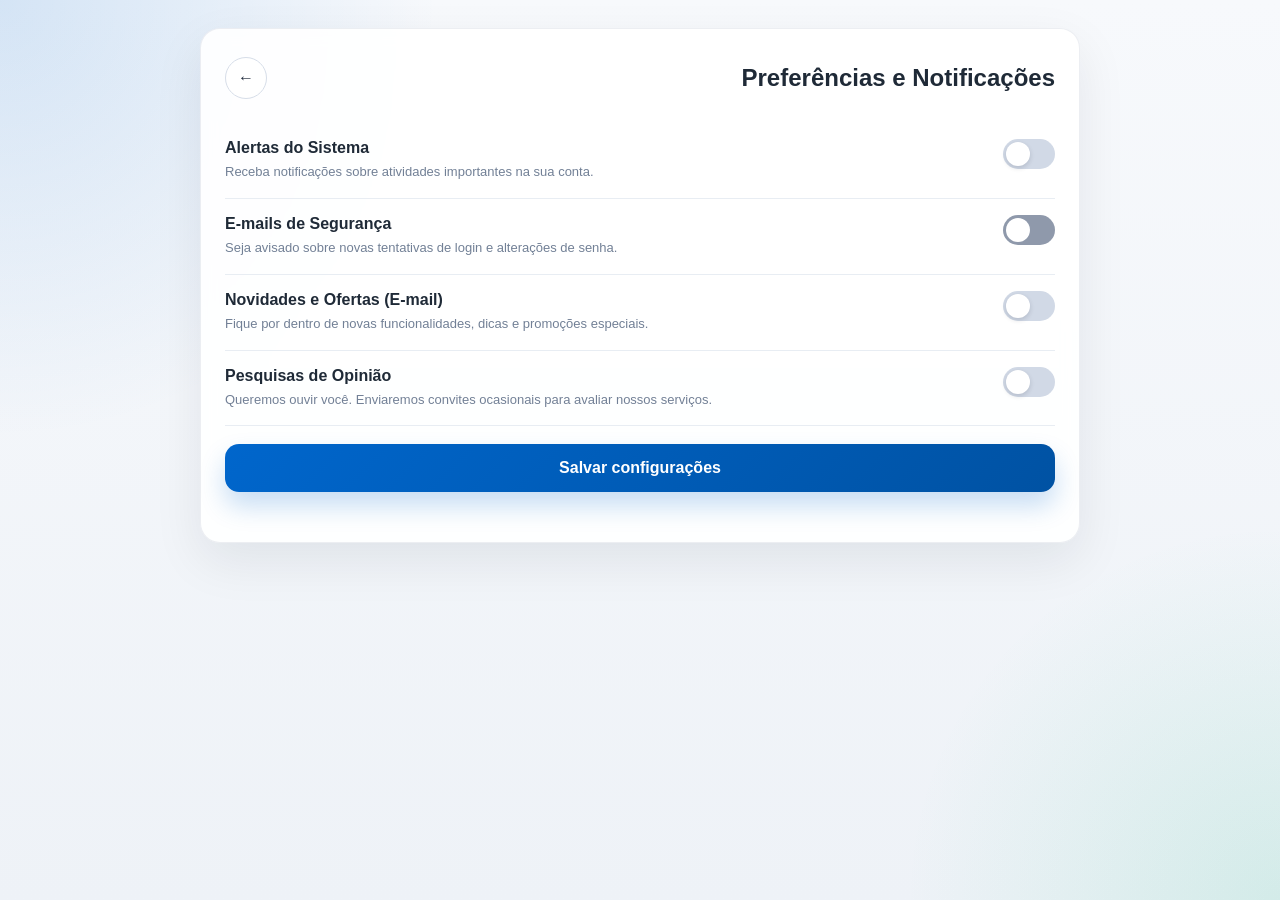
<file: html/preferencias-notificacoes.html>
<!DOCTYPE html>
<html lang="pt-br">

<head>
    <meta charset="UTF-8">
    <meta name="viewport" content="width=device-width, initial-scale=1.0">
    <title>Preferências e Notificações</title>
    <link rel="stylesheet" href="../style.css">
</head>

<body>
    <main class="page-shell">
        <section class="profile-card" aria-labelledby="preferencias-title">
            <header class="profile-header">
                <a class="btn-voltar btn-voltar-link" href="gestao-de-perfil.html" aria-label="Voltar">←</a>
                <h1 class="profile-title" id="preferencias-title">Preferências e Notificações</h1>
            </header>

            <form class="preferences-list" method="post" action="../script/preferencia/ajuste-preferrencia.php">
                <div class="preference-item">
                    <div class="preference-content">
                        <h2 class="preference-title">Alertas do Sistema</h2>
                        <p class="preference-description">Receba notificações sobre atividades importantes na sua conta.</p>
                    </div>
                    <label class="toggle-switch" id="checkboxAlertaDoSistema">
                        <input type="checkbox" class="toggle-input" name="alertas_sistema" id="alertasSistema">
                        <span class="toggle-slider"></span>
                    </label>
                </div>

                <div class="preference-item">
                    <div class="preference-content">
                        <h2 class="preference-title">E-mails de Segurança</h2>
                        <p class="preference-description">Seja avisado sobre novas tentativas de login e alterações de senha.</p>
                    </div>
                    <label class="toggle-switch" id="checkboxEmailsDeSeguranca">
                        <input type="hidden" name="emails_seguranca" id="emailsSegurancaValor" value="0">
                        <input type="checkbox" class="toggle-input" id="emailsSeguranca" disabled>
                        <span class="toggle-slider"></span>
                    </label>
                </div>

                <div class="preference-item">
                    <div class="preference-content">
                        <h2 class="preference-title">Novidades e Ofertas (E-mail)</h2>
                        <p class="preference-description">Fique por dentro de novas funcionalidades, dicas e promoções especiais.</p>
                    </div>
                    <label class="toggle-switch" id="checkboxNovidadesEOfertas">
                        <input type="checkbox" class="toggle-input" name="novidades_ofertas" id="novidadesOfertas">
                        <span class="toggle-slider"></span>
                    </label>
                </div>

                <div class="preference-item">
                    <div class="preference-content">
                        <h2 class="preference-title">Pesquisas de Opinião</h2>
                        <p class="preference-description">Queremos ouvir você. Enviaremos convites ocasionais para avaliar nossos serviços.</p>
                    </div>
                    <label class="toggle-switch" id="checkboxPesquisasDeOpiniao">
                        <input type="checkbox" class="toggle-input" name="pesquisas_opiniao" id="pesquisasOpiniao">
                        <span class="toggle-slider"></span>
                    </label>
                </div>
                <br>

                <div class="form-actions">
                    <button type="submit" class="btn-salvar">Salvar configurações</button>
                </div>
            </form>
        </section>
    </main>

    <script>
        document.addEventListener('DOMContentLoaded', async () => {
            try {
                // Faz uma requisição para buscar as preferências salvas no PHP.
                const response = await fetch('../script/preferencia/busca-preferencia.php');
                // Se a resposta não for válida, interrompe a execução.
                if (!response.ok) {
                    return;
                }

                // Converte a resposta recebida em JSON.
                const preferencias = await response.json();

                // Recebe o id do input e o valor do banco para marcar ou desmarcar.
                const marcarCheckbox = (id, valor) => {
                    // Procura o checkbox pelo id informado.
                    const checkbox = document.getElementById(id);
                    // Se existir, marca quando o valor for 1 e desmarca quando for 0.
                    if (checkbox) {
                        checkbox.checked = Number(valor) === 1;
                    }
                };

                // Marca ou desmarca a opção de alertas do sistema.
                marcarCheckbox('alertasSistema', preferencias.alertas_sistema ?? 0);
                // Marca ou desmarca a opção de novidades e ofertas.
                marcarCheckbox('novidadesOfertas', preferencias.emails_marketing ?? 0);
                // Marca ou desmarca a opção de pesquisas de opinião.
                marcarCheckbox('pesquisasOpiniao', preferencias.pesquisa_opiniao ?? 0);

                // Converte o valor de e-mails de segurança para 1 ou 0.
                const emailsSeguranca = Number(preferencias.emails_seguranca ?? 0) === 1 ? 1 : 0;
                // Pega o input hidden que envia esse valor no formulário.
                const hiddenEmailsSeguranca = document.getElementById('emailsSegurancaValor');
                // Pega o checkbox visual de e-mails de segurança.
                const checkboxEmailsSeguranca = document.getElementById('emailsSeguranca');

                // Atualiza o hidden com o valor vindo do banco.
                if (hiddenEmailsSeguranca) {
                    hiddenEmailsSeguranca.value = emailsSeguranca;
                }

                // Define o estado visual do checkbox de segurança.
                if (checkboxEmailsSeguranca) {
                    checkboxEmailsSeguranca.checked = emailsSeguranca === 1;
                }
                // Mostra o erro no console caso algo falhe ao carregar os dados.
            } catch (error) {
                console.error('Erro ao carregar preferências:', error);
            }
        });
    </script>
</body>

</html>
</file>
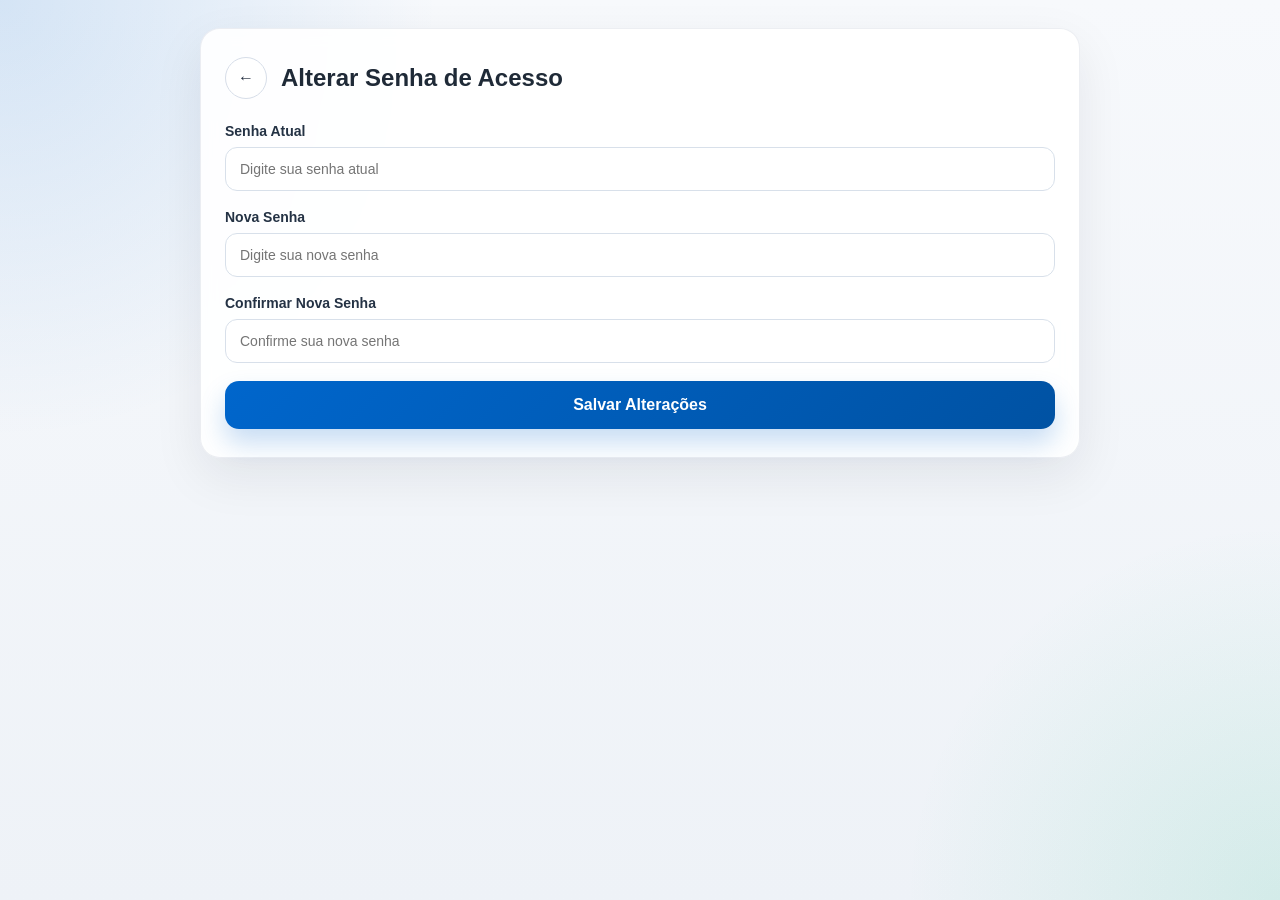
<file: definitivo/html/alteracao-senha.html>
<!DOCTYPE html>
<html lang="pt-br">

<head>
    <meta charset="UTF-8">
    <meta name="viewport" content="width=device-width, initial-scale=1.0">
    <title>Alterar Senha</title>
    <link rel="stylesheet" href="../style.css">
</head>

<body>
    <main class="page-shell">
        <section class="profile-card" aria-labelledby="alteracao-senha-title">
            <header class="profile-header">
                <a class="btn-voltar btn-voltar-link" href="../index.html" aria-label="Voltar">←</a>
                <h1 class="profile-title" id="alteracao-senha-title">Alterar Senha de Acesso</h1>
            </header>

            <form method="post" action="../script/alteracao-senha.php">
                <div class="form-group">
                    <label for="current-password">Senha Atual</label>
                    <input type="password" id="current-password" name="current-password" placeholder="Digite sua senha atual">
                </div>
                <div class="form-group">
                    <label for="new-password">Nova Senha</label>
                    <input type="password" id="new-password" name="new-password" placeholder="Digite sua nova senha">
                </div>
                <div class="form-group">
                    <label for="confirm-new-password">Confirmar Nova Senha</label>
                    <input type="password" id="confirm-new-password" name="confirm-new-password" placeholder="Confirme sua nova senha">
                    <p id="password-error" style="color: #e74c3c; font-size: 0.9em; margin-top: 5px; display: none;">As senhas não coincidem</p>
                </div>
                <button type="submit" class="btn-salvar" disabled>Salvar Alterações</button>
            </form>
        </section>
    </main>

    <script>
        const newPasswordInput = document.getElementById('new-password');
        const confirmPasswordInput = document.getElementById('confirm-new-password');
        const submitButton = document.querySelector('.btn-salvar');
        const passwordError = document.getElementById('password-error');

        function validatePasswords() {
            const newPassword = newPasswordInput.value;
            const confirmPassword = confirmPasswordInput.value;

            if (confirmPassword && newPassword !== confirmPassword) {
                passwordError.style.display = 'block';
                submitButton.disabled = true;
            } else {
                passwordError.style.display = 'none';
                if (newPassword && confirmPassword && newPassword === confirmPassword) {
                    submitButton.disabled = false;
                } else {
                    submitButton.disabled = true;
                }
            }
        }

        newPasswordInput.addEventListener('input', validatePasswords);
        confirmPasswordInput.addEventListener('input', validatePasswords);
    </script>
</body>

</html>
</file>
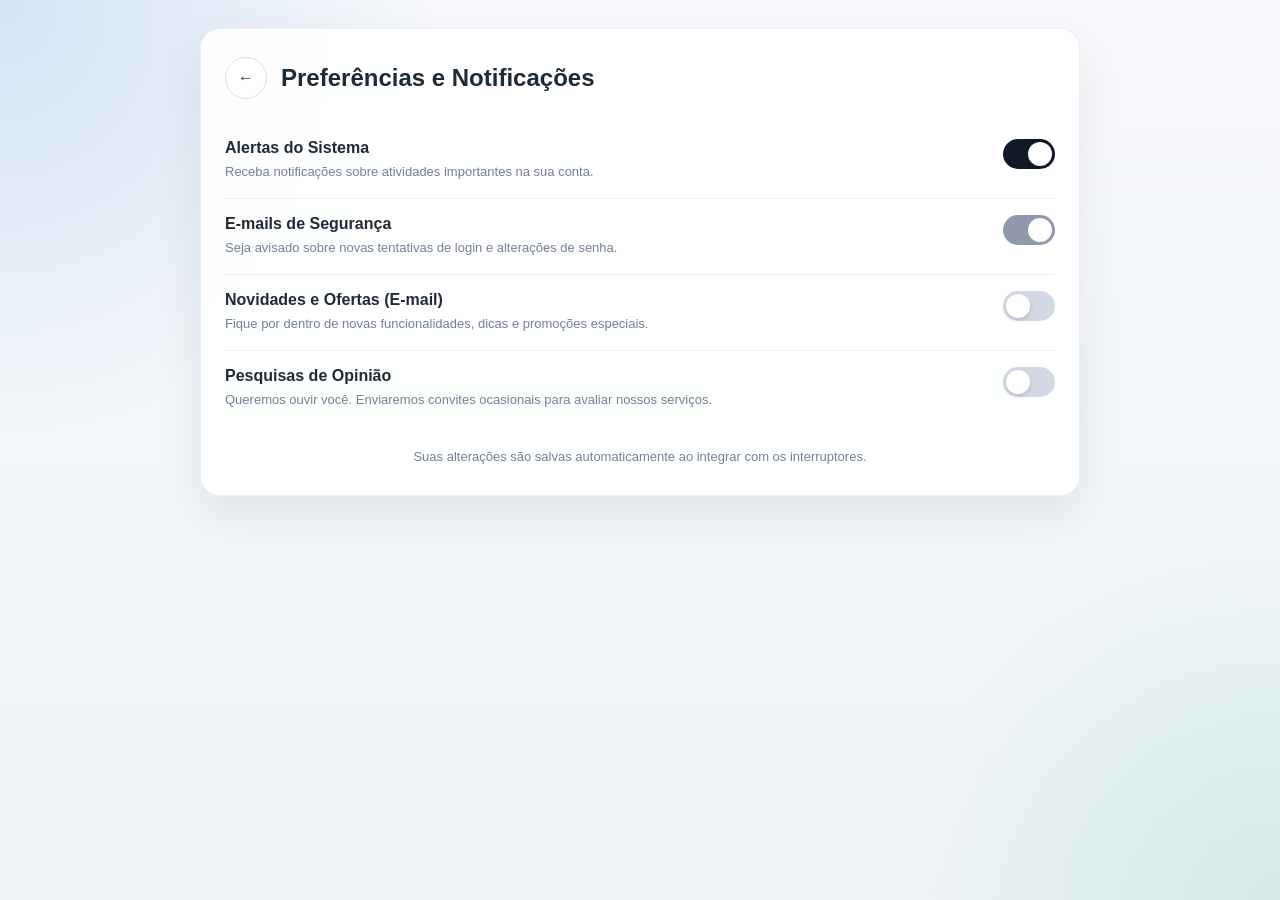
<file: definitivo/html/preferencias-notificacoes.html>
<!DOCTYPE html>
<html lang="pt-br">

<head>
    <meta charset="UTF-8">
    <meta name="viewport" content="width=device-width, initial-scale=1.0">
    <title>Preferências e Notificações</title>
    <link rel="stylesheet" href="../style.css">
</head>

<body>
    <main class="page-shell">
        <section class="profile-card" aria-labelledby="preferencias-title">
            <header class="profile-header">
                <a class="btn-voltar btn-voltar-link" href="../index.html" aria-label="Voltar">←</a>
                <h1 class="profile-title" id="preferencias-title">Preferências e Notificações</h1>
            </header>

            <div class="preferences-list">
                <div class="preference-item">
                    <div class="preference-content">
                        <h2 class="preference-title">Alertas do Sistema</h2>
                        <p class="preference-description">Receba notificações sobre atividades importantes na sua conta.</p>
                    </div>
                    <label class="toggle-switch">
                        <input type="checkbox" class="toggle-input" checked>
                        <span class="toggle-slider"></span>
                    </label>
                </div>

                <div class="preference-item">
                    <div class="preference-content">
                        <h2 class="preference-title">E-mails de Segurança</h2>
                        <p class="preference-description">Seja avisado sobre novas tentativas de login e alterações de senha.</p>
                    </div>
                    <label class="toggle-switch">
                        <input type="checkbox" class="toggle-input" checked disabled>
                        <span class="toggle-slider"></span>
                    </label>
                </div>

                <div class="preference-item">
                    <div class="preference-content">
                        <h2 class="preference-title">Novidades e Ofertas (E-mail)</h2>
                        <p class="preference-description">Fique por dentro de novas funcionalidades, dicas e promoções especiais.</p>
                    </div>
                    <label class="toggle-switch">
                        <input type="checkbox" class="toggle-input">
                        <span class="toggle-slider"></span>
                    </label>
                </div>

                <div class="preference-item">
                    <div class="preference-content">
                        <h2 class="preference-title">Pesquisas de Opinião</h2>
                        <p class="preference-description">Queremos ouvir você. Enviaremos convites ocasionais para avaliar nossos serviços.</p>
                    </div>
                    <label class="toggle-switch">
                        <input type="checkbox" class="toggle-input">
                        <span class="toggle-slider"></span>
                    </label>
                </div>
            </div>

            <p class="auto-save-message">Suas alterações são salvas automaticamente ao integrar com os interruptores.</p>
        </section>
    </main>
</body>

</html>
</file>
<file: style.css>
/* ===== RESET GERAL ===== */

* {
	margin: 0;
	padding: 0;
	box-sizing: border-box;
}

html {
	scroll-behavior: smooth;
}

body {
	min-height: 100vh;
	font-family: -apple-system, BlinkMacSystemFont, 'Segoe UI', Roboto, Oxygen,
		Ubuntu, Cantarell, sans-serif;
	color: #253041;
	background:
		radial-gradient(circle at top left, rgba(0, 102, 204, 0.14), transparent 28%),
		radial-gradient(circle at bottom right, rgba(16, 185, 129, 0.12), transparent 24%),
		linear-gradient(180deg, #f7f9fc 0%, #eef2f7 100%);
}

button,
input {
	font: inherit;
}

button {
	-webkit-tap-highlight-color: transparent;
}

/* ===== LAYOUT ===== */

.page-shell {
	width: min(100%, 920px);
	margin: 0 auto;
	padding: 28px 20px 40px;
	display: grid;
	gap: 22px;
}

.profile-card {
	background: rgba(255, 255, 255, 0.92);
	border: 1px solid rgba(148, 163, 184, 0.18);
	border-radius: 20px;
	box-shadow: 0 18px 50px rgba(15, 23, 42, 0.08);
	padding: 28px 24px;
	backdrop-filter: blur(8px);
}

/* ===== HEADER DO PERFIL ===== */

.profile-header {
	display: flex;
	align-items: center;
	gap: 14px;
	margin-bottom: 24px;
	justify-content: space-between;
}

.btn-voltar {
	width: 42px;
	height: 42px;
	border: 1px solid #d6dde8;
	border-radius: 999px;
	background: #ffffff;
	color: #516074;
	cursor: pointer;
	display: inline-flex;
	justify-content: center;
	align-items: center;
	flex-shrink: 0;
	transition: transform 0.2s ease, border-color 0.2s ease, box-shadow 0.2s ease;
}

.btn-voltar:hover {
	transform: translateY(-1px);
	border-color: #b7c2d2;
	box-shadow: 0 8px 18px rgba(15, 23, 42, 0.08);
}

.profile-title {
	font-size: 24px;
	line-height: 1.2;
	font-weight: 800;
	color: #1f2a37;
}

.section-kicker {
	font-size: 12px;
	font-weight: 800;
	letter-spacing: 0.12em;
	text-transform: uppercase;
	color: #0066cc;
	margin: 0 0 4px;
}

.cadastro-card {
	max-width: 720px;
	justify-self: center;
}

.cadastro-intro {
	font-size: 14px;
	line-height: 1.6;
	color: #5e6b7f;
	margin-bottom: 22px;
}

/* ===== FOTO ===== */

.profile-photo-container {
	position: relative;
	display: flex;
	justify-content: center;
	margin-bottom: 14px;
}

.profile-photo {
	width: 150px;
	height: 150px;
	border-radius: 50%;
	border: 5px solid #e8eef6;
	object-fit: cover;
	box-shadow: 0 14px 28px rgba(15, 23, 42, 0.1);
}

.edit-photo-btn {
	position: absolute;
	right: calc(50% - 76px);
	bottom: 8px;
	width: 40px;
	height: 40px;
	border: none;
	border-radius: 999px;
	background: #ffffff;
	color: #0066cc;
	border: 1px solid rgba(0, 102, 204, 0.18);
	cursor: pointer;
	display: inline-flex;
	align-items: center;
	justify-content: center;
	box-shadow: 0 8px 18px rgba(15, 23, 42, 0.12);
	transition: transform 0.2s ease, box-shadow 0.2s ease, background-color 0.2s ease, border-color 0.2s ease;
}

.edit-photo-btn:hover {
	transform: translateY(-1px) scale(1.03);
	background: #f4f8ff;
	border-color: rgba(0, 102, 204, 0.28);
	box-shadow: 0 12px 22px rgba(15, 23, 42, 0.16);
}

.remove-photo-text {
	background: none;
	border: none;
	padding: 0.45rem 0.9rem;
	color: #b42318;
	text-align: center;
	font-size: 14px;
	font-weight: 600;
	cursor: pointer;
	display: inline-flex;
	align-items: center;
	justify-content: center;
	gap: 6px;
	border-radius: 999px;
	background: #fff5f5;
	border: 1px solid #f3c1c1;
	box-shadow: 0 6px 16px rgba(180, 35, 24, 0.08);
	margin: 0 auto 20px;
	transition: transform 0.2s ease, background-color 0.2s ease, border-color 0.2s ease, box-shadow 0.2s ease;
}

.remove-photo-text:hover {
	background: #ffecec;
	border-color: #e7a6a6;
	transform: translateY(-1px);
	box-shadow: 0 8px 18px rgba(180, 35, 24, 0.12);
}

.btn-delete-account {
	width: 100%;
	margin-top: 14px;
	margin-bottom: 14px;
	padding: 13px 16px;
	border: 1px solid #efc0c0;
	border-radius: 12px;
	background: linear-gradient(180deg, #fff9f9 0%, #fff2f2 100%);
	color: #a61b1b;
	font-size: 14px;
	font-weight: 700;
	cursor: pointer;
	box-shadow: 0 8px 18px rgba(166, 27, 27, 0.08);
	transition: transform 0.2s ease, background-color 0.2s ease, border-color 0.2s ease, box-shadow 0.2s ease;
}

.btn-delete-account:hover {
	background: #ffe9e9;
	border-color: #e5a6a6;
	transform: translateY(-1px);
	box-shadow: 0 10px 22px rgba(166, 27, 27, 0.12);
}

.btn-logout {
	padding: 10px 14px;
	border: 1px solid #d6dde8;
	border-radius: 12px;
	background: #ffffff;
	color: #516074;
	font-size: 14px;
	font-weight: 700;
	cursor: pointer;
	transition: transform 0.2s ease, border-color 0.2s ease, box-shadow 0.2s ease;
}

.btn-logout:hover {
	transform: translateY(-1px);
	border-color: #b7c2d2;
	box-shadow: 0 8px 18px rgba(15, 23, 42, 0.08);
}

/* ===== FORMULÁRIO ===== */

.profile-form {
	width: 100%;
}

.form-group {
	margin-bottom: 18px;
	display: flex;
	flex-direction: column;
}

.form-group label {
	font-size: 14px;
	font-weight: 700;
	color: #243244;
	margin-bottom: 8px;
}

.form-group input {
	padding: 13px 14px;
	border: 1px solid #d8e0ea;
	border-radius: 12px;
	font-size: 14px;
	color: #1f2a37;
	background: #ffffff;
	transition: border-color 0.2s ease, box-shadow 0.2s ease, background-color 0.2s ease;
}

.form-group input:focus {
	outline: none;
	border-color: #0066cc;
	box-shadow: 0 0 0 4px rgba(0, 102, 204, 0.12);
}

.form-group input:read-only {
	background: #f5f7fb;
	color: #64748b;
	cursor: not-allowed;
}

.field-error {
	font-size: 12px;
	line-height: 1.4;
	color: #d64545;
	margin: 8px 0 0;
}

.password-rules {
	font-size: 12px;
	margin-top: 8px;
	color: #516074;
}

.password-rules p {
	margin: 0 0 6px;
	font-weight: 600;
}

.password-rules ul {
	margin: 0;
	padding-left: 18px;
}

.password-rules li {
	margin-bottom: 4px;
}

.save-feedback {
	margin-top: 16px;
	padding: 10px 14px;
	border-radius: 12px;
	font-size: 14px;
	font-weight: 600;
	text-align: center;
	border: 1px solid transparent;
}

.save-feedback.is-success {
	background: #eefbf2;
	color: #166534;
	border-color: #bde7c4;
}

.save-feedback.is-error {
	background: #fff3f3;
	color: #b42318;
	border-color: #f0c2c2;
}

.form-grid {
	display: grid;
	grid-template-columns: repeat(2, minmax(0, 1fr));
	gap: 16px;
}

.terms-check {
	display: flex;
	align-items: flex-start;
	gap: 10px;
	font-size: 13px;
	line-height: 1.5;
	color: #516074;
	margin: 6px 0 22px;
	cursor: pointer;
}

.terms-check input {
	margin-top: 3px;
	accent-color: #0066cc;
}


/* ===== OPÇÕES ===== */

.options-container {
	margin: 26px 0;
	display: grid;
	gap: 12px;
}

.option-btn {
	width: 100%;
	padding: 15px 16px;
	border: 1px solid #e2e8f0;
	border-radius: 14px;
	text-decoration: none;
	color: #1f2a37;
	background: #ffffff;
	color: #1f2a37;
	font-weight: 600;
	cursor: pointer;
	display: flex;
	justify-content: space-between;
	align-items: center;
	gap: 12px;
	transition: transform 0.2s ease, border-color 0.2s ease, box-shadow 0.2s ease, background-color 0.2s ease;
}

.option-btn:hover {
	transform: translateY(-1px);
	border-color: #cfd8e6;
	background: #f9fbff;
	box-shadow: 0 10px 20px rgba(15, 23, 42, 0.06);
}

.option-btn:active {
	transform: translateY(0);
}

.option-content {
	display: flex;
	flex-direction: column;
	align-items: flex-start;
	gap: 4px;
}

.option-title {
	font-size: 14px;
	font-weight: 700;
}

.testezin {
	font-size: 12px;
	color: #718096;
	margin: 0;
}

.arrow {
	color: #94a3b8;
	font-size: 18px;
	line-height: 1;
}

.btn-voltar-link {
	text-decoration: none;
	color: inherit;
}

/* ===== BOTÃO SALVAR ===== */

.btn-salvar {
	width: 100%;
	padding: 15px 18px;
	border: none;
	border-radius: 14px;
	background: linear-gradient(135deg, #0066cc, #0052a3);
	color: #ffffff;
	font-size: 16px;
	font-weight: 800;
	cursor: pointer;
	box-shadow: 0 14px 26px rgba(0, 102, 204, 0.22);
	transition: transform 0.2s ease, box-shadow 0.2s ease, filter 0.2s ease;
}

.btn-salvar:hover {
	transform: translateY(-1px);
	box-shadow: 0 18px 30px rgba(0, 102, 204, 0.26);
}

.btn-salvar:active {
	transform: translateY(0);
	filter: brightness(0.98);
}

.auth-link {
	margin-top: 14px;
	font-size: 14px;
	line-height: 1.5;
	color: #5e6b7f;
	text-align: center;
}

.auth-link a {
	color: #0066cc;
	font-weight: 700;
	text-decoration: none;
}

.auth-link a:hover {
	text-decoration: underline;
}

/* ===== PREFERÊNCIAS ===== */

.preferences-list {
	display: grid;
	gap: 0;
	margin-bottom: 22px;
}

.preference-item {
	display: flex;
	justify-content: space-between;
	align-items: flex-start;
	gap: 16px;
	padding: 16px 0;
	border-bottom: 1px solid #e8edf3;
}

.preference-item:last-child {
	border-bottom: none;
}

.preference-content {
	flex: 1;
}

.preference-title {
	font-size: 16px;
	font-weight: 700;
	color: #1f2a37;
	margin: 0 0 6px 0;
}

.preference-description {
	font-size: 13px;
	line-height: 1.45;
	color: #728096;
	margin: 0;
}

/* ===== TOGGLE ===== */

.toggle-switch {
	position: relative;
	width: 52px;
	height: 30px;
	flex-shrink: 0;
}

.toggle-input {
	opacity: 0;
	width: 0;
	height: 0;
}

.toggle-slider {
	position: absolute;
	inset: 0;
	background-color: #d1d9e6;
	border-radius: 999px;
	transition: background-color 0.2s ease;
}

.toggle-slider::before {
	content: '';
	position: absolute;
	width: 24px;
	height: 24px;
	left: 3px;
	bottom: 3px;
	border-radius: 50%;
	background: #ffffff;
	box-shadow: 0 2px 5px rgba(15, 23, 42, 0.15);
	transition: transform 0.2s ease;
}

.toggle-input:checked + .toggle-slider {
	background-color: #111827;
}

.toggle-input:checked + .toggle-slider::before {
	transform: translateX(22px);
}

.toggle-input:disabled + .toggle-slider {
	background-color: #8f99ab;
	cursor: not-allowed;
}

.toggle-input:disabled + .toggle-slider::before {
	box-shadow: none;
}

/* ===== AUTO SAVE ===== */

.auto-save-message {
	font-size: 13px;
	color: #728096;
	text-align: center;
	line-height: 1.5;
}

/* ===== RESPONSIVO ===== */

@media (max-width: 640px) {
	.page-shell {
		padding: 16px 12px 28px;
	}

	.profile-card {
		padding: 22px 16px;
		border-radius: 18px;
	}

	.profile-header {
		margin-bottom: 20px;
	}

	.profile-title {
		font-size: 20px;
	}

	.form-grid {
		grid-template-columns: 1fr;
		gap: 0;
	}

	.profile-photo {
		width: 136px;
		height: 136px;
	}

	.edit-photo-btn {
		right: calc(50% - 69px);
		bottom: 6px;
	}

	.option-btn {
		padding: 13px 14px;
	}

	.preference-item {
		padding: 14px 0;
	}
}
</file>
<file: definitivo/style.css>
/* ===== RESET GERAL ===== */

* {
	margin: 0;
	padding: 0;
	box-sizing: border-box;
}

html {
	scroll-behavior: smooth;
}

body {
	min-height: 100vh;
	font-family: -apple-system, BlinkMacSystemFont, 'Segoe UI', Roboto, Oxygen,
		Ubuntu, Cantarell, sans-serif;
	color: #253041;
	background:
		radial-gradient(circle at top left, rgba(0, 102, 204, 0.14), transparent 28%),
		radial-gradient(circle at bottom right, rgba(16, 185, 129, 0.12), transparent 24%),
		linear-gradient(180deg, #f7f9fc 0%, #eef2f7 100%);
}

button,
input {
	font: inherit;
}

button {
	-webkit-tap-highlight-color: transparent;
}

/* ===== LAYOUT ===== */

.page-shell {
	width: min(100%, 920px);
	margin: 0 auto;
	padding: 28px 20px 40px;
	display: grid;
	gap: 22px;
}

.profile-card {
	background: rgba(255, 255, 255, 0.92);
	border: 1px solid rgba(148, 163, 184, 0.18);
	border-radius: 20px;
	box-shadow: 0 18px 50px rgba(15, 23, 42, 0.08);
	padding: 28px 24px;
	backdrop-filter: blur(8px);
}

/* ===== HEADER DO PERFIL ===== */

.profile-header {
	display: flex;
	align-items: center;
	gap: 14px;
	margin-bottom: 24px;
}

.btn-voltar {
	width: 42px;
	height: 42px;
	border: 1px solid #d6dde8;
	border-radius: 999px;
	background: #ffffff;
	color: #516074;
	cursor: pointer;
	display: inline-flex;
	justify-content: center;
	align-items: center;
	flex-shrink: 0;
	transition: transform 0.2s ease, border-color 0.2s ease, box-shadow 0.2s ease;
}

.btn-voltar:hover {
	transform: translateY(-1px);
	border-color: #b7c2d2;
	box-shadow: 0 8px 18px rgba(15, 23, 42, 0.08);
}

.profile-title {
	font-size: 24px;
	line-height: 1.2;
	font-weight: 800;
	color: #1f2a37;
}

/* ===== FOTO ===== */

.profile-photo-container {
	position: relative;
	display: flex;
	justify-content: center;
	margin-bottom: 14px;
}

.profile-photo {
	width: 150px;
	height: 150px;
	border-radius: 50%;
	border: 5px solid #e8eef6;
	object-fit: cover;
	box-shadow: 0 14px 28px rgba(15, 23, 42, 0.1);
}

.edit-photo-btn {
	position: absolute;
	right: calc(50% - 76px);
	bottom: 8px;
	width: 40px;
	height: 40px;
	border: none;
	border-radius: 999px;
	background: linear-gradient(135deg, #0066cc, #004e9a);
	color: #ffffff;
	cursor: pointer;
	display: inline-flex;
	align-items: center;
	justify-content: center;
	box-shadow: 0 10px 20px rgba(0, 102, 204, 0.22);
	transition: transform 0.2s ease, box-shadow 0.2s ease;
}

.edit-photo-btn:hover {
	transform: translateY(-1px) scale(1.03);
	box-shadow: 0 14px 24px rgba(0, 102, 204, 0.28);
}

.remove-photo-text {
	color: #d64545;
	text-align: center;
	font-size: 14px;
	font-weight: 600;
	cursor: pointer;
	margin-bottom: 24px;
}

.remove-photo-text:hover {
	text-decoration: underline;
}

/* ===== FORMULÁRIO ===== */

.profile-form {
	width: 100%;
}

.form-group {
	margin-bottom: 18px;
	display: flex;
	flex-direction: column;
}

.form-group label {
	font-size: 14px;
	font-weight: 700;
	color: #243244;
	margin-bottom: 8px;
}

.form-group input {
	padding: 13px 14px;
	border: 1px solid #d8e0ea;
	border-radius: 12px;
	font-size: 14px;
	color: #1f2a37;
	background: #ffffff;
	transition: border-color 0.2s ease, box-shadow 0.2s ease, background-color 0.2s ease;
}

.form-group input:focus {
	outline: none;
	border-color: #0066cc;
	box-shadow: 0 0 0 4px rgba(0, 102, 204, 0.12);
}

.form-group input:read-only {
	background: #f5f7fb;
	color: #64748b;
	cursor: not-allowed;
}


/* ===== OPÇÕES ===== */

.options-container {
	margin: 26px 0;
	display: grid;
	gap: 12px;
}

.option-btn {
	width: 100%;
	padding: 15px 16px;
	border: 1px solid #e2e8f0;
	border-radius: 14px;
	text-decoration: none;
	color: #1f2a37;
	background: #ffffff;
	color: #1f2a37;
	font-weight: 600;
	cursor: pointer;
	display: flex;
	justify-content: space-between;
	align-items: center;
	gap: 12px;
	transition: transform 0.2s ease, border-color 0.2s ease, box-shadow 0.2s ease, background-color 0.2s ease;
}

.option-btn:hover {
	transform: translateY(-1px);
	border-color: #cfd8e6;
	background: #f9fbff;
	box-shadow: 0 10px 20px rgba(15, 23, 42, 0.06);
}

.option-btn:active {
	transform: translateY(0);
}

.option-content {
	display: flex;
	flex-direction: column;
	align-items: flex-start;
	gap: 4px;
}

.option-title {
	font-size: 14px;
	font-weight: 700;
}

.testezin {
	font-size: 12px;
	color: #718096;
	margin: 0;
}

.arrow {
	color: #94a3b8;
	font-size: 18px;
	line-height: 1;
}

.btn-voltar-link {
	text-decoration: none;
	color: inherit;
}

/* ===== BOTÃO SALVAR ===== */

.btn-salvar {
	width: 100%;
	padding: 15px 18px;
	border: none;
	border-radius: 14px;
	background: linear-gradient(135deg, #0066cc, #0052a3);
	color: #ffffff;
	font-size: 16px;
	font-weight: 800;
	cursor: pointer;
	box-shadow: 0 14px 26px rgba(0, 102, 204, 0.22);
	transition: transform 0.2s ease, box-shadow 0.2s ease, filter 0.2s ease;
}

.btn-salvar:hover {
	transform: translateY(-1px);
	box-shadow: 0 18px 30px rgba(0, 102, 204, 0.26);
}

.btn-salvar:active {
	transform: translateY(0);
	filter: brightness(0.98);
}

/* ===== PREFERÊNCIAS ===== */

.preferences-list {
	display: grid;
	gap: 0;
	margin-bottom: 22px;
}

.preference-item {
	display: flex;
	justify-content: space-between;
	align-items: flex-start;
	gap: 16px;
	padding: 16px 0;
	border-bottom: 1px solid #e8edf3;
}

.preference-item:last-child {
	border-bottom: none;
}

.preference-content {
	flex: 1;
}

.preference-title {
	font-size: 16px;
	font-weight: 700;
	color: #1f2a37;
	margin: 0 0 6px 0;
}

.preference-description {
	font-size: 13px;
	line-height: 1.45;
	color: #728096;
	margin: 0;
}

/* ===== TOGGLE ===== */

.toggle-switch {
	position: relative;
	width: 52px;
	height: 30px;
	flex-shrink: 0;
}

.toggle-input {
	opacity: 0;
	width: 0;
	height: 0;
}

.toggle-slider {
	position: absolute;
	inset: 0;
	background-color: #d1d9e6;
	border-radius: 999px;
	transition: background-color 0.2s ease;
}

.toggle-slider::before {
	content: '';
	position: absolute;
	width: 24px;
	height: 24px;
	left: 3px;
	bottom: 3px;
	border-radius: 50%;
	background: #ffffff;
	box-shadow: 0 2px 5px rgba(15, 23, 42, 0.15);
	transition: transform 0.2s ease;
}

.toggle-input:checked + .toggle-slider {
	background-color: #111827;
}

.toggle-input:checked + .toggle-slider::before {
	transform: translateX(22px);
}

.toggle-input:disabled + .toggle-slider {
	background-color: #8f99ab;
	cursor: not-allowed;
}

.toggle-input:disabled + .toggle-slider::before {
	box-shadow: none;
}

/* ===== AUTO SAVE ===== */

.auto-save-message {
	font-size: 13px;
	color: #728096;
	text-align: center;
	line-height: 1.5;
}

/* ===== RESPONSIVO ===== */

@media (max-width: 640px) {
	.page-shell {
		padding: 16px 12px 28px;
	}

	.profile-card {
		padding: 22px 16px;
		border-radius: 18px;
	}

	.profile-header {
		margin-bottom: 20px;
	}

	.profile-title {
		font-size: 20px;
	}

	.profile-photo {
		width: 136px;
		height: 136px;
	}

	.edit-photo-btn {
		right: calc(50% - 69px);
		bottom: 6px;
	}

	.option-btn {
		padding: 13px 14px;
	}

	.preference-item {
		padding: 14px 0;
	}
}
</file>
<file: proto/style.css>
/* ===== ESTILOS GERAIS ===== */

/* Define o estilo global da página */
* {
  /* Remove as margens padrão */
  margin: 0;
  /* Remove o espaçamento interno padrão */
  padding: 0;
  /* Inclui padding e border na largura total */
  box-sizing: border-box;
}

/* Define o estilo do corpo da página */
body {
  /* Define a fonte padrão */
  font-family: -apple-system, BlinkMacSystemFont, 'Segoe UI', Roboto, Oxygen, Ubuntu, Cantarell, sans-serif;
  /* Define a cor de fundo cinza claro */
  background-color: #f5f5f5;
  /* Define a cor do texto como cinza escuro */
  color: #333;
}

/* ===== CONTAINER PRINCIPAL ===== */

/* Container que centraliza o conteúdo da página */
.container {
  /* Define a largura máxima */
  max-width: 500px;
  /* Centraliza horizontalmente */
  margin: 0 auto;
  /* Define o espaçamento interno */
  padding: 20px;
}

/* ===== HEADER DO PERFIL ===== */

/* Container que envolve o botão de voltar e o título */
.profile-header {
  /* Exibe os itens em linha (flex) */
  display: flex;
  /* Alinha os itens verticalmente no centro */
  align-items: center;
  /* Define o espaço entre itens */
  gap: 15px;
  /* Define o espaço abaixo do header */
  margin-bottom: 25px;
}

/* ===== BOTÃO VOLTAR ===== */

/* Estilo do botão de voltar no topo */
.btn-voltar {
  /* Define a largura do botão em círculo */
  width: 40px;
  /* Define a altura do botão em círculo */
  height: 40px;
  /* Define o background cinza claro */
  background-color: white;
  /* Define uma borda cinza sutil */
  border: 1px solid #ddd;
  /* Remove as bordas agudas para criar um círculo */
  border-radius: 50%;
  /* Define o tamanho da fonte */
  font-size: 18px;
  /* Define a cor do texto cinza escuro */
  color: #666;
  /* Adiciona cursor de mão ao passar */
  cursor: pointer;
  /* Remove margens padrão */
  margin: 0;
  /* Transição suave para efeitos */
  transition: all 0.3s ease;
  /* Centraliza o conteúdo do botão */
  display: flex;
  /* Alinha o ícone horizontalmente no centro */
  justify-content: center;
  /* Alinha o ícone verticalmente no centro */
  align-items: center;
  /* Reduz o tamanho para acompanhar melhor o título */
  flex-shrink: 0;
}

/* Efeito ao passar o mouse no botão voltar */
.btn-voltar:hover {
  /* Define o background mais escuro ao passar */
  background-color: #e8e8e8;
  /* Define uma borda mais visível ao passar */
  border-color: #999;
}

/* ===== CONTAINER DO PERFIL ===== */

/* Container que engloba o card do perfil */
.profile-container {
  /* Define o background branco */
  background: white;
  /* Adiciona sombra ao redor */
  border-radius: 12px;
  /* Remove bordas agudas */
  box-shadow: 0 2px 10px rgba(0, 0, 0, 0.1);
  /* Define o espaçamento interno */
  padding: 30px 25px;
}

/* ===== TÍTULO DO PERFIL ===== */

/* Estilo do título "Meu Perfil" */
.profile-title {
  /* Define o tamanho da fonte */
  font-size: 24px;
  /* Define o peso da fonte como bold */
  font-weight: bold;
  /* Remove o espaço padrão abaixo */
  margin: 0;
  /* Define a cor do texto */
  color: #2c3e50;
}

/* ===== FOTO DE PERFIL ===== */

/* Container que envolve a foto e o botão de editar */
.profile-photo-container {
  /* Define a posição relativa para sobrepor elementos */
  position: relative;
  /* Centraliza os elementos filhos */
  display: flex;
  /* Alinha os itens no centro */
  justify-content: center;
  /* Define o espaço abaixo */
  margin-bottom: 15px;
}

/* Estilo da imagem de perfil */
.profile-photo {
  /* Define a largura e altura como quadrado */
  width: 150px;
  height: 150px;
  /* Remove as bordas agudas */
  border-radius: 50%;
  /* Define o estilo de borda */
  border: 4px solid #e0e0e0;
  /* Garante que a imagem preencha o espaço */
  object-fit: cover;
}

/* Estilo do botão de editar foto (ícone de lápis) */
.edit-photo-btn {
  /* Define a posição absoluta para sobrepor */
  position: absolute;
  /* Define a posição no canto inferior direito */
  bottom: 10px;
  right: 10px;
  /* Define as dimensões do botão */
  width: 40px;
  height: 40px;
  /* Define o background azul */
  background-color: #0066cc;
  /* Define a cor do texto branca */
  color: white;
  /* Remove a borda padrão */
  border: none;
  /* Remove as bordas agudas */
  border-radius: 50%;
  /* Define o tamanho da fonte */
  font-size: 18px;
  /* Adiciona cursor de mão */
  cursor: pointer;
  /* Transição suave */
  transition: all 0.3s ease;
  /* Centraliza o ícone no botão */
  display: flex;
  justify-content: center;
  align-items: center;
}

/* Efeito ao passar o mouse no botão de editar */
.edit-photo-btn:hover {
  /* Aumenta o tamanho */
  width: 45px;
  height: 45px;
  /* Aumenta a sombra */
  box-shadow: 0 4px 12px rgba(0, 102, 204, 0.4);
}

/* ===== TEXTO REMOVER FOTO ===== */

/* Estilo do texto para remover a foto */
.remove-photo-text {
  /* Define a cor vermelha */
  color: #e74c3c;
  /* Centraliza o texto */
  text-align: center;
  /* Define o tamanho da fonte */
  font-size: 14px;
  /* Define o peso da fonte */
  font-weight: 500;
  /* Adiciona cursor de mão */
  cursor: pointer;
  /* Define o espaço abaixo */
  margin-bottom: 25px;
  /* Transição suave */
  transition: all 0.3s ease;
}

/* Efeito ao passar o mouse no texto */
.remove-photo-text:hover {
  /* Reduz a opacidade */
  opacity: 0.8;
  /* Adiciona underline */
  text-decoration: underline;
}

/* ===== FORMULÁRIO ===== */

/* Estilo do formulário */
.profile-form {
  /* Define a largura total */
  width: 100%;
}

/* ===== GRUPO DE FORM ===== */

/* Estilo para cada campo do formulário */
.form-group {
  /* Define o espaço abaixo de cada grupo */
  margin-bottom: 20px;
  /* Exibe os itens em coluna */
  display: flex;
  flex-direction: column;
}

/* Estilo das labels (Nome, Email, Telefone) */
.form-group label {
  /* Define o peso da fonte como bold */
  font-weight: 630;
  /* Define a cor do texto */
  color: #2c3e50;
  /* Define o tamanho da fonte */
  font-size: 14px;
  /* Define o espaço abaixo da label */
  margin-bottom: 8px;
}

/* Estilo dos inputs (campos de texto) */
.form-group input {
  /* Define a altura */
  padding: 12px;
  /* Define a borda */
  border: none;
  /* Remove as bordas agudas */
  border-radius: 6px;
  /* Define o tamanho da fonte */
  font-size: 14px;
  /* Define a transição para foco */
  transition: all 0.3s ease;
  /* Define a cor de fundo */
  background-color: white;
}

/* Efeito quando o input está focado (clicado) */
.form-group input:focus {
  /* Remove o outline padrão */
  outline: none;
  /* Define uma borda azul mais espessa */
  border-color: #0066cc;
  /* Define o background branco */
  background-color: white;
  /* Adiciona sombra ao redor */
  box-shadow: 0 0 0 3px rgba(43, 43, 43, 0.26);
}

/* Input readonly (somente leitura) */
.form-group input:read-only {
  /* Define uma cor de fundo cinza claro */
  background-color: #f5f5f5;
  /* Define a cor do texto cinza */
  color: #666;
  /* Define o cursor como não-permitido */
  cursor: not-allowed;
  /* Define uma borda cinza */
  border-color: #ddd;
  /* Remove a seleção de texto */
  user-select: none;
  /* Remove a seleção de texto para navegadores webkit */
  -webkit-user-select: none;
  /* Remove a seleção de texto para Mozilla */
  -moz-user-select: none;
  /* Remove a seleção de texto para Microsoft */
  -ms-user-select: none;
  box-shadow: none;
}

/* Efeito ao passar o mouse em um input readonly */
.form-group input:readonly:hover {
  /* Define a borda em cinza */
  border-color: #ddd;
}

/* ===== CONTAINER DE OPÇÕES ===== */

/* Container que agrupa os botões de opções */
.options-container {
  /* Define o espaço abaixo */
  margin-bottom: 25px;
  /* Define a largura total */
  width: 100%;
}

/* ===== BOTÕES DE OPÇÃO ===== */

/* Estilo dos botões de opções (Alterar Senha e Preferências) */
.option-btn {
  /* Define a largura total */
  width: 100%;
  /* Define o espaçamento interno */
  padding: 15px;
  /* Define o espaço abaixo de cada botão */
  margin-bottom: 12px;
  /* Define o background branco */
  background-color: white;
  /* Define a borda cinza clara */
  border: 1px solid #e0e0e0;
  /* Remove as bordas agudas */
  border-radius: 6px;
  /* Define o tamanho da fonte */
  font-size: 14px;
  /* Define a cor do texto */
  color: #2c3e50;
  /* Define o peso da fonte */
  font-weight: 600;
  /* Adiciona cursor de mão */
  cursor: pointer;
  /* Transição suave */
  transition: all 0.3s ease;
  /* Exibe os itens em linha (flex) */
  display: flex;
  /* Distribui o espaço entre itens */
  justify-content: space-between;
  /* Alinha os itens verticalmente no centro */
  align-items: center;
  /* Define o espaço interno entre linhas */
  gap: 10px;
}

/* Container do conteúdo do botão (título e descrição) */
.option-content {
  /* Exibe o conteúdo em coluna */
  display: flex;
  /* Organiza os itens verticalmente */
  flex-direction: column;
  /* Alinha o conteúdo à esquerda */
  align-items: flex-start;
  /* Define o espaço entre itens */
  gap: 4px;
}

/* Estilo do título do botão */
.option-title {
  /* Define o tamanho da fonte */
  font-size: 14px;
  /* Define o peso da fonte bold */
  font-weight: 600;
  /* Define a cor do texto */
  color: #2c3e50;
}

/* Estilo do texto descritivo embaixo do botão */
.option-btn .testezin {
  /* Define o tamanho da fonte menor para a descrição */
  font-size: 12px;
  /* Define a cor do texto cinza */
  color: #999;
  /* Remove a margem padrão */
  margin: 0;
  /* Remove o espaço abaixo */
  padding: 0;
}

/* Efeito ao passar o mouse nos botões de opção */
.option-btn:hover {
  background-color: rgba(177, 177, 177, 0.116);
}

/* Efeito ao clicar nos botões de opção */
.option-btn:active {
  /* Reduz a opacidade */
  opacity: 0.8;
}

/* Estilo da seta nos botões de opção */
.arrow {
  /* Define a cor da seta cinza */
  color: #999;
  /* Define o tamanho da fonte */
  font-size: 16px;
}

/* ===== BOTÃO SALVAR ===== */

/* Estilo do botão "Salvar Alterações" */
.btn-salvar {
  /* Define a largura total */
  width: 100%;
  /* Define o espaçamento interno */
  padding: 15px;
  /* Define o background azul */
  background-color: #0066cc;
  /* Define a cor do texto branca */
  color: white;
  /* Define o tamanho da fonte */
  font-size: 16px;
  /* Define o peso da fonte como bold */
  font-weight: bold;
  /* Remove a borda padrão */
  border: none;
  /* Remove as bordas agudas */
  border-radius: 6px;
  /* Adiciona cursor de mão */
  cursor: pointer;
  /* Transição suave */
  transition: all 0.3s ease;
}

/* Efeito ao passar o mouse no botão salvar */
.btn-salvar:hover {
  /* Muda o background para azul mais escuro */
  background-color: #0052a3;
  /* Adiciona sombra */
  box-shadow: 0 4px 12px rgba(0, 102, 204, 0.3);
}

/* Efeito ao clicar no botão salvar */
.btn-salvar:active {
  /* Reduz a opacidade */
  opacity: 0.9;
  /* Remove a sombra */
  box-shadow: none;
}

/* ===== PREFERÊNCIAS E NOTIFICAÇÕES ===== */

/* Container da lista de preferências */
.preferences-list {
  /* Define a largura total */
  width: 100%;
  /* Define o espaço abaixo */
  margin-bottom: 25px;
}

/* Item individual de preferência */
.preference-item {
  /* Exibe os itens em linha (flex) */
  display: flex;
  /* Distribui o espaço entre itens */
  justify-content: space-between;
  /* Alinha os itens verticalmente no centro */
  align-items: flex-start;
  /* Define o espaçamento interno */
  padding: 15px 0;
  /* Define a borda inferior */
  border-bottom: 1px solid #e8e8e8;
  /* Define o espaço entre itens */
  gap: 15px;
}

/* Ultimo item sem borda inferior */
.preference-item:last-child {
  /* Remove a borda inferior do último item */
  border-bottom: none;
}

/* Container do conteúdo da preferência */
.preference-content {
  /* Define a largura para ocupar o espaço disponível */
  flex: 1;
}

/* Título da preferência */
.preference-title {
  /* Define o tamanho da fonte */
  font-size: 16px;
  /* Define o peso da fonte bold */
  font-weight: 600;
  /* Define a cor do texto */
  color: #2c3e50;
  /* Remove margens padrão */
  margin: 0 0 5px 0;
}

/* Descrição da preferência */
.preference-description {
  /* Define o tamanho da fonte */
  font-size: 13px;
  /* Define a cor do texto cinza */
  color: #999;
  /* Remove margens padrão */
  margin: 0;
  /* Define a altura da linha */
  line-height: 1.4;
}

/* ===== TOGGLE SWITCH ===== */

/* Container do toggle switch */
.toggle-switch {
  /* Remove o comportamento padrão */
  display: flex;
  /* Alinha o conteúdo */
  align-items: center;
  /* Define a posição relativa */
  position: relative;
  /* Define a largura */
  width: 50px;
  /* Define a altura */
  height: 28px;
  /* Reduz o tamanho para acompanhar */
  flex-shrink: 0;
}

/* Input oculto do toggle */
.toggle-input {
  /* Oculta o input padrão */
  display: none;
}

/* Slider do toggle */
.toggle-slider {
  /* Define a posição absoluta */
  position: absolute;
  /* Preenche todo o container */
  top: 0;
  left: 0;
  right: 0;
  bottom: 0;
  /* Define a cor de fundo cinza */
  background-color: #ccc;
  /* Remove as bordas agudas */
  border-radius: 34px;
  /* Transição suave */
  transition: all 0.3s ease;
}

/* Pseudo-elemento do slider (círculo branco) */
.toggle-slider:before {
  /* Define um elemento pseudo */
  content: '';
  /* Define a posição absoluta */
  position: absolute;
  /* Define a altura */
  height: 22px;
  /* Define a largura */
  width: 22px;
  /* Define a posição esquerda */
  left: 3px;
  /* Define a posição superior */
  bottom: 3px;
  /* Define a cor de fundo branca */
  background-color: white;
  /* Remove as bordas agudas */
  border-radius: 50%;
  /* Transição suave */
  transition: all 0.3s ease;
  /* Sombra sutil */
  box-shadow: 0 2px 4px rgba(0, 0, 0, 0.1);
}

/* Toggle ativado (input checked) */
.toggle-input:checked + .toggle-slider {
  /* Define a cor de fundo azul */
  background-color: black;
}

/* Slider quando o toggle está desabilitado */
.toggle-input:disabled + .toggle-slider {
  /* Define uma sombra mais sutil */
  background-color: rgb(117, 117, 117);
  cursor: not-allowed;
}

/* Slider quando o toggle está ativado */
.toggle-input:checked + .toggle-slider:before {
  /* Move o círculo para a direita */
  left: 25px;
}

/* ===== MENSAGEM DE SALVA AUTOMÃTICA ===== */

/* Mensagem de salva automática */
.auto-save-message {
  /* Define o tamanho da fonte */
  font-size: 13px;
  /* Define a cor do texto cinza */
  color: #999;
  /* Centraliza o texto */
  text-align: center;
  /* Define o espaçamento interno */
  padding: 20px 0;
  /* Remove margens padrão */
  margin: 0;
  /* Define a altura da linha */
  line-height: 1.5;
}

/* Estilos para dispositivos com tela pequena (móvel) */
@media (max-width: 480px) {
  /* Container do perfil em telas pequenas */
  .profile-container {
    /* Reduz o espaçamento interno */
    padding: 20px 15px;
  }

  /* Título do perfil em telas pequenas */
  .profile-title {
    /* Reduz o tamanho da fonte */
    font-size: 20px;
  }

  /* Botões de opção em telas pequenas */
  .option-btn {
    /* Define um tamanho menor de fonte */
    font-size: 13px;
    /* Reduz o espaçamento interno */
    padding: 12px;
  }
}
</file>
